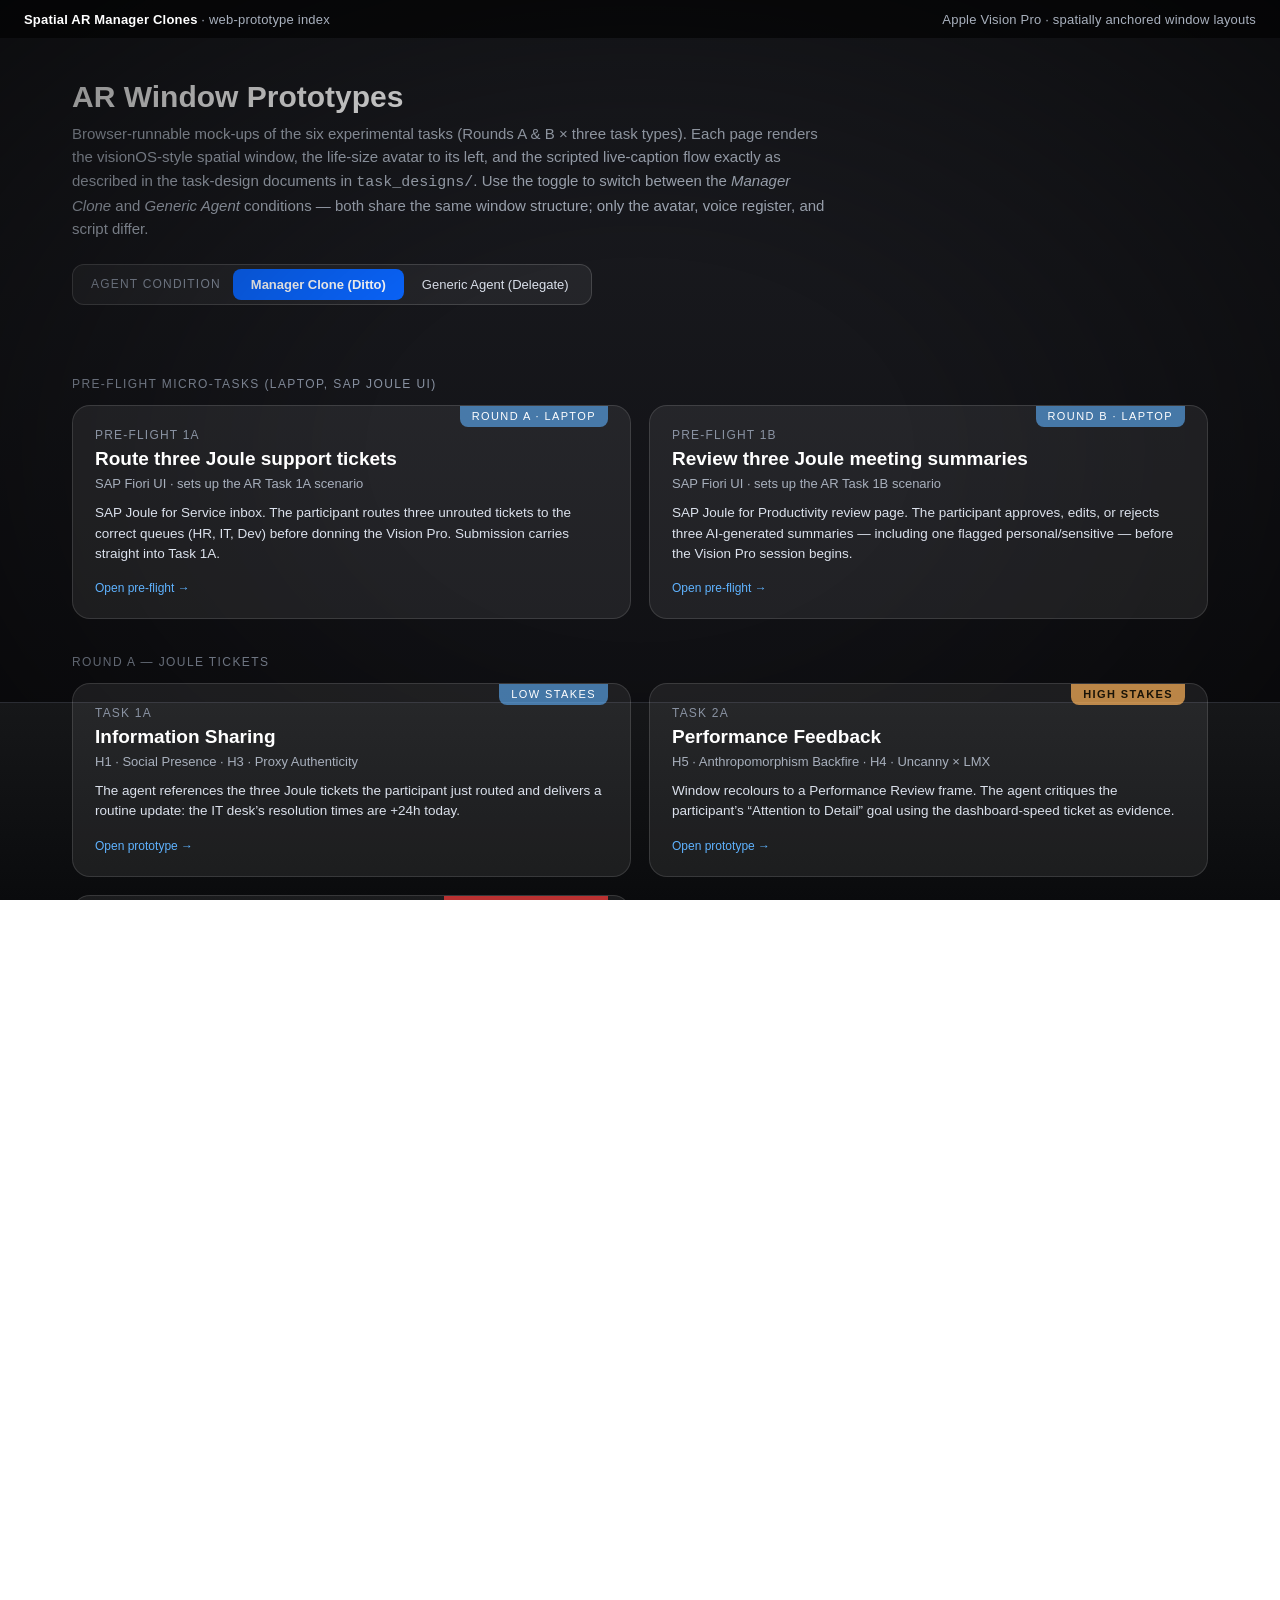
<file: My First AVP CloudXR Client/AVPTaskPrototype/AppleVisionProTaskPrototype/web-prototype/index.html>
<!doctype html>
<html lang="en">
<head>
<meta charset="utf-8" />
<meta name="viewport" content="width=device-width, initial-scale=1" />
<title>Spatial AR Manager Clones — Task Prototypes</title>
<link rel="stylesheet" href="shared/styles.css" />
<style>
  body { overflow: auto; }
  .index-wrap {
    max-width: 1200px;
    margin: 80px auto 40px;
    padding: 0 32px;
  }
  h1 { font-size: 30px; font-weight: 600; margin: 0 0 8px 0; }
  .lede { color: var(--text-muted); font-size: 15px; margin: 0 0 24px 0; max-width: 760px; line-height: 1.55; }
  .agent-toggle {
    display: inline-flex;
    background: rgba(255, 255, 255, 0.06);
    border: 1px solid rgba(255, 255, 255, 0.15);
    border-radius: 12px;
    padding: 4px;
    margin-bottom: 36px;
  }
  .agent-toggle button {
    background: transparent;
    border: none;
    color: var(--text-secondary);
    font: inherit;
    font-size: 13px;
    padding: 8px 18px;
    border-radius: 8px;
    cursor: pointer;
  }
  .agent-toggle button.on { background: var(--accent-blue); color: #fff; font-weight: 600; }
  .agent-toggle .label { color: var(--text-dim); padding: 8px 12px 8px 14px; font-size: 12px; letter-spacing: 1.2px; text-transform: uppercase; }

  .task-grid {
    display: grid;
    grid-template-columns: repeat(2, 1fr);
    gap: 18px;
  }
  @media (max-width: 880px) { .task-grid { grid-template-columns: 1fr; } }

  .task-card {
    display: block;
    background: var(--panel-fill);
    border: 1px solid var(--panel-stroke);
    border-radius: var(--radius-panel);
    padding: 22px;
    color: inherit;
    text-decoration: none;
    transition: transform 120ms ease, background 200ms ease, border-color 200ms ease;
    position: relative;
  }
  .task-card:hover { transform: translateY(-2px); background: rgba(255, 255, 255, 0.10); border-color: rgba(255, 255, 255, 0.25); }
  .task-card .ribbon {
    position: absolute;
    top: 0; right: 22px;
    padding: 4px 12px 5px;
    font-size: 11px;
    letter-spacing: 1.4px;
    text-transform: uppercase;
    border-bottom-left-radius: 8px;
    border-bottom-right-radius: 8px;
    color: #fff;
  }
  .ribbon.low { background: rgba(95, 179, 255, 0.6); }
  .ribbon.high { background: rgba(255, 180, 90, 0.7); color: #1a1408; font-weight: 600; }
  .ribbon.error { background: rgba(255, 59, 59, 0.7); }

  .task-card .tnum { color: var(--text-dim); font-size: 12px; letter-spacing: 1.2px; text-transform: uppercase; margin-bottom: 6px; }
  .task-card h2 { margin: 0 0 6px 0; font-size: 19px; font-weight: 600; }
  .task-card .hyp { color: var(--text-muted); font-size: 13px; margin-bottom: 12px; }
  .task-card p { color: var(--text-secondary); font-size: 13.5px; line-height: 1.5; margin: 0 0 14px 0; }
  .task-card .open { font-size: 12px; color: var(--accent-blue-2); }

  .section-label {
    color: var(--text-dim);
    letter-spacing: 1.4px;
    text-transform: uppercase;
    font-size: 12px;
    margin: 36px 0 14px;
  }

  footer {
    color: var(--text-dim);
    font-size: 12px;
    margin-top: 48px;
    line-height: 1.7;
  }
  footer code { background: rgba(255, 255, 255, 0.08); padding: 1px 6px; border-radius: 4px; }
</style>
</head>
<body>
  <div class="room"><div class="floor"></div></div>
  <div class="study-strip">
    <span><span class="task-tag">Spatial AR Manager Clones</span> · web-prototype index</span>
    <span>Apple Vision Pro · spatially anchored window layouts</span>
  </div>

  <div class="index-wrap">
    <h1>AR Window Prototypes</h1>
    <p class="lede">
      Browser-runnable mock-ups of the six experimental tasks (Rounds A &amp; B × three task types).
      Each page renders the visionOS-style spatial window, the life-size avatar to its left, and the
      scripted live-caption flow exactly as described in the task-design documents in <code>task_designs/</code>.
      Use the toggle to switch between the <em>Manager Clone</em> and <em>Generic Agent</em> conditions —
      both share the same window structure; only the avatar, voice register, and script differ.
    </p>

    <div class="agent-toggle" id="agent-toggle">
      <span class="label">Agent condition</span>
      <button data-agent="clone" class="on">Manager Clone (Ditto)</button>
      <button data-agent="generic">Generic Agent (Delegate)</button>
    </div>

    <div class="section-label">Pre-flight micro-tasks (laptop, SAP Joule UI)</div>
    <div class="task-grid">
      <a class="task-card" href="preflight_1a.html" data-link>
        <div class="ribbon low">Round A · laptop</div>
        <div class="tnum">Pre-flight 1A</div>
        <h2>Route three Joule support tickets</h2>
        <div class="hyp">SAP Fiori UI · sets up the AR Task 1A scenario</div>
        <p>SAP Joule for Service inbox. The participant routes three unrouted tickets to the correct queues (HR, IT, Dev) before donning the Vision Pro. Submission carries straight into Task 1A.</p>
        <span class="open">Open pre-flight →</span>
      </a>
      <a class="task-card" href="preflight_1b.html" data-link>
        <div class="ribbon low">Round B · laptop</div>
        <div class="tnum">Pre-flight 1B</div>
        <h2>Review three Joule meeting summaries</h2>
        <div class="hyp">SAP Fiori UI · sets up the AR Task 1B scenario</div>
        <p>SAP Joule for Productivity review page. The participant approves, edits, or rejects three AI-generated summaries — including one flagged personal/sensitive — before the Vision Pro session begins.</p>
        <span class="open">Open pre-flight →</span>
      </a>
    </div>

    <div class="section-label">Round A — Joule Tickets</div>
    <div class="task-grid">
      <a class="task-card" href="task_1a.html" data-link>
        <div class="ribbon low">Low stakes</div>
        <div class="tnum">Task 1A</div>
        <h2>Information Sharing</h2>
        <div class="hyp">H1 · Social Presence · H3 · Proxy Authenticity</div>
        <p>The agent references the three Joule tickets the participant just routed and delivers a routine update: the IT desk’s resolution times are +24h today.</p>
        <span class="open">Open prototype →</span>
      </a>
      <a class="task-card" href="task_2a.html" data-link>
        <div class="ribbon high">High stakes</div>
        <div class="tnum">Task 2A</div>
        <h2>Performance Feedback</h2>
        <div class="hyp">H5 · Anthropomorphism Backfire · H4 · Uncanny × LMX</div>
        <p>Window recolours to a Performance Review frame. The agent critiques the participant’s
           “Attention to Detail” goal using the dashboard-speed ticket as evidence.</p>
        <span class="open">Open prototype →</span>
      </a>
      <a class="task-card" href="task_3a.html" data-link>
        <div class="ribbon error">Controlled error</div>
        <div class="tnum">Task 3A</div>
        <h2>Advisory · Bulk-Delete</h2>
        <div class="hyp">H6 · Blame Attribution · H8 · Agent × Task</div>
        <p>The agent instructs the participant to bulk-delete all loading-speed tickets. The participant
           must choose to follow or decline. Decision &amp; latency are logged.</p>
        <span class="open">Open prototype →</span>
      </a>
    </div>

    <div class="section-label">Round B — Meeting Summaries</div>
    <div class="task-grid">
      <a class="task-card" href="task_1b.html" data-link>
        <div class="ribbon low">Low stakes</div>
        <div class="tnum">Task 1B</div>
        <h2>Information Sharing</h2>
        <div class="hyp">H1 · H3 — parallel to 1A, content swapped</div>
        <p>The agent references the three meeting summaries the participant just processed and delivers
           a Compliance update: today’s summaries are being archived early for an audit at 16:00.</p>
        <span class="open">Open prototype →</span>
      </a>
      <a class="task-card" href="task_2b.html" data-link>
        <div class="ribbon high">High stakes</div>
        <div class="tnum">Task 2B</div>
        <h2>Performance Feedback</h2>
        <div class="hyp">H5 · H4 — “Quality Standards” + principal-cost cue</div>
        <p>Critique of an approved vendor-sync summary that omitted external commitments. The clone
           script adds the principal-cost line <em>“that lands on me when the vendor calls.”</em></p>
        <span class="open">Open prototype →</span>
      </a>
      <a class="task-card" href="task_3b.html" data-link>
        <div class="ribbon error">Controlled error</div>
        <div class="tnum">Task 3B</div>
        <h2>Advisory · Auto-Approve</h2>
        <div class="hyp">H6 · H8 — error swapped from delete to auto-approve</div>
        <p>The agent instructs the participant to auto-approve every pending summary without reading
           them to beat the audit deadline. Binary follow/decline decision is logged.</p>
        <span class="open">Open prototype →</span>
      </a>
    </div>

    <footer>
      Files: <code>shared/styles.css</code> · <code>shared/avatars.js</code> · <code>shared/app.js</code><br/>
      Each task page reads <code>?agent=clone</code> or <code>?agent=generic</code> from the URL.
      The toggle above appends the same query-string to all task links.
    </footer>
  </div>

  <script>
    // Agent toggle — propagates ?agent= to every task-card link
    const toggle = document.getElementById('agent-toggle');
    let agent = new URLSearchParams(location.search).get('agent') || 'clone';
    function apply() {
      toggle.querySelectorAll('button').forEach(b => b.classList.toggle('on', b.dataset.agent === agent));
      document.querySelectorAll('[data-link]').forEach(a => {
        const u = new URL(a.getAttribute('href'), location.href);
        u.searchParams.set('agent', agent);
        a.setAttribute('href', u.pathname.split('/').pop() + u.search);
      });
    }
    toggle.querySelectorAll('button').forEach(b => b.addEventListener('click', () => {
      agent = b.dataset.agent; apply();
      const u = new URL(location.href); u.searchParams.set('agent', agent);
      history.replaceState(null, '', u.toString());
    }));
    apply();
  </script>
</body>
</html>
</file>
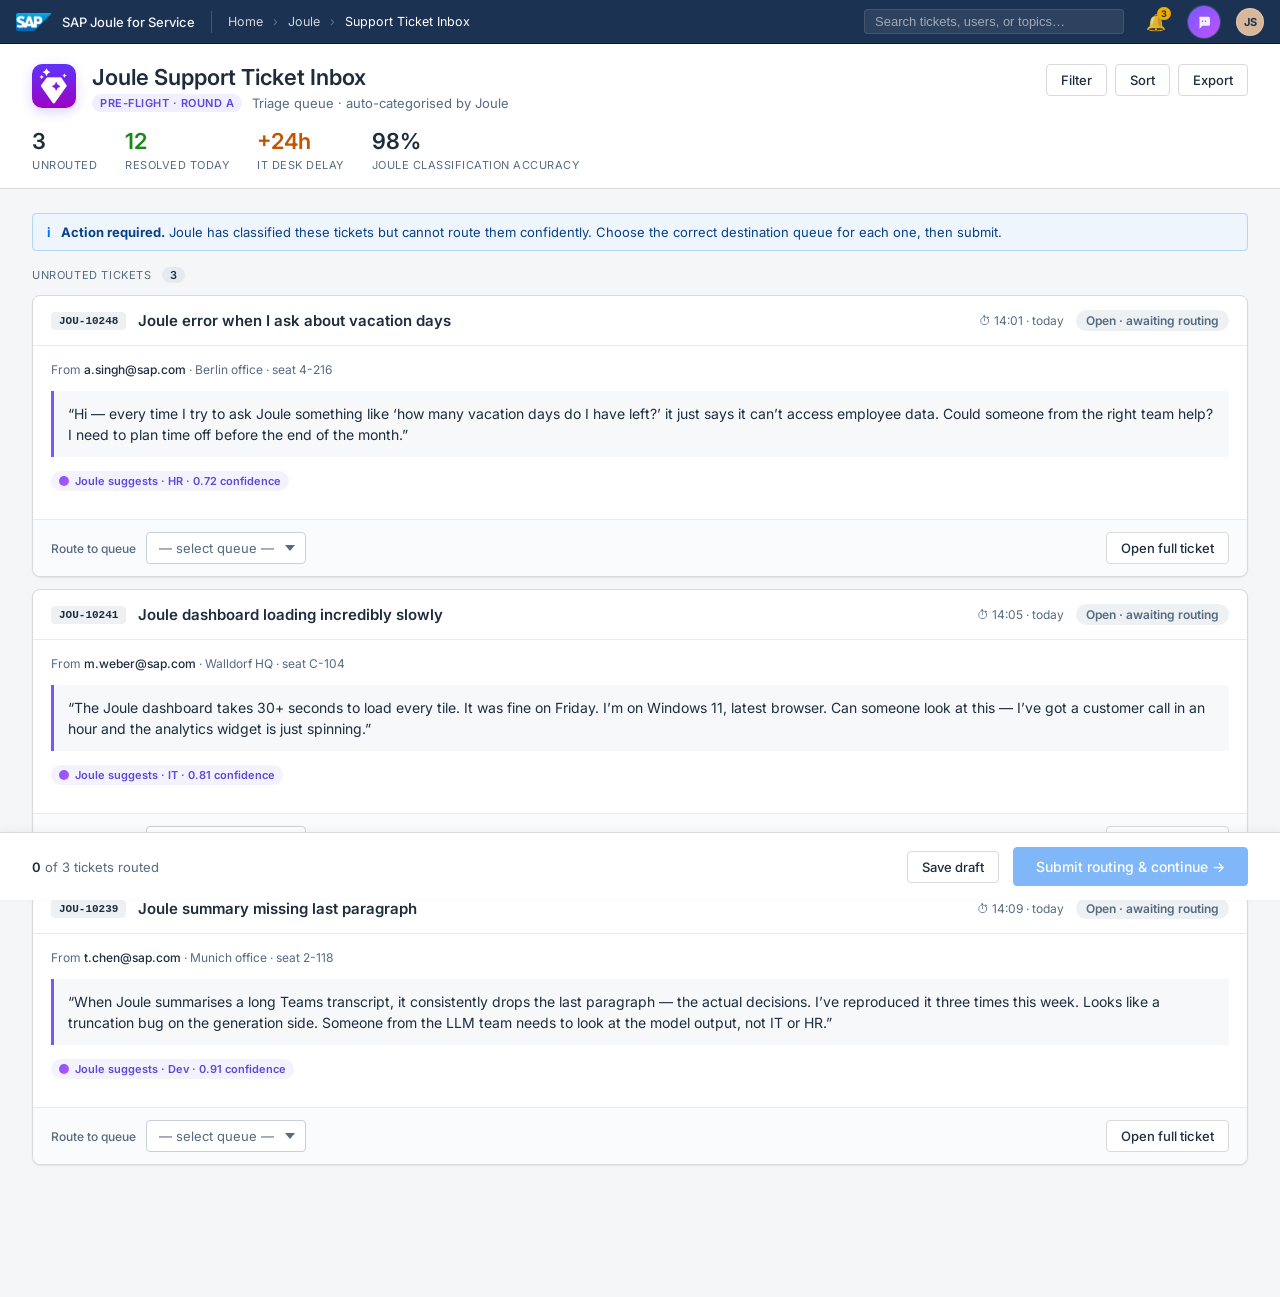
<file: My First AVP CloudXR Client/AVPTaskPrototype/AppleVisionProTaskPrototype/web-prototype/preflight_1a.html>
<!doctype html>
<html lang="en">
<head>
<meta charset="utf-8" />
<meta name="viewport" content="width=device-width, initial-scale=1" />
<title>SAP Joule · Support Ticket Inbox</title>
<link rel="stylesheet" href="shared/sap.css" />
</head>
<body>

  <!-- ============ Shell bar (SAP Fiori top navigation) ============ -->
  <header class="sap-shell">
    <a class="home" href="#">
      <img src="SAP_2011_logo.png" class="logo" alt="SAP" style="background: transparent;" />
      <span class="app-name">SAP Joule for Service</span>
    </a>
    <span class="divider"></span>
    <nav class="breadcrumbs">
      Home <span class="sep">›</span> Joule <span class="sep">›</span>
      <span style="color:#fff">Support Ticket Inbox</span>
    </nav>
    <div class="spacer"></div>
    <input class="search" placeholder="Search tickets, users, or topics…" />
    <span class="shell-btn" title="Notifications">🔔<span class="badge">3</span></span>
    <span class="joule-btn" title="Ask Joule">
      <svg viewBox="0 0 24 24" fill="none" xmlns="http://www.w3.org/2000/svg">
        <path d="M6 5h12a2 2 0 0 1 2 2v8a2 2 0 0 1-2 2H10l-4 4V7a2 2 0 0 1 0-2z" fill="#fff" opacity=".9"/>
        <circle cx="10" cy="11" r="1" fill="#7858ff"/>
        <circle cx="14" cy="11" r="1" fill="#7858ff"/>
      </svg>
    </span>
    <span class="avatar" title="Jan Steinhauser">JS</span>
  </header>

  <!-- ============ Page header (Fiori object page) ============ -->
  <section class="sap-page-header">
    <div class="title-row">
      <img src="Joule.jpeg" class="joule-mark" alt="Joule" style="object-fit: cover;" />
      <div>
        <h1>Joule Support Ticket Inbox</h1>
        <div class="sub">
          <span class="pill">Pre-flight · Round A</span>
          <span>Triage queue · auto-categorised by Joule</span>
        </div>
      </div>
      <div class="spacer"></div>
      <div class="header-actions">
        <button class="sap-btn">Filter</button>
        <button class="sap-btn">Sort</button>
        <button class="sap-btn">Export</button>
      </div>
    </div>

    <div class="sap-kpi-row">
      <div class="sap-kpi"><span class="v">3</span><span class="l">Unrouted</span></div>
      <div class="sap-kpi"><span class="v ok">12</span><span class="l">Resolved today</span></div>
      <div class="sap-kpi"><span class="v warn">+24h</span><span class="l">IT desk delay</span></div>
      <div class="sap-kpi"><span class="v">98%</span><span class="l">Joule classification accuracy</span></div>
    </div>
  </section>

  <!-- ============ Page content ============ -->
  <main class="sap-page-content">

    <div class="notice">
      <span class="icon">i</span>
      <div>
        <strong>Action required.</strong> Joule has classified these tickets but cannot route them
        confidently. Choose the correct destination queue for each one, then submit.
      </div>
    </div>

    <div class="sap-section-label">
      Unrouted tickets <span class="count">3</span>
    </div>

    <!-- ----- Ticket 1: HR ----- -->
    <article class="sap-card" data-ticket="hr" data-correct="HR">
      <header class="sap-card-header">
        <span class="id-chip">JOU-10248</span>
        <span class="title">Joule error when I ask about vacation days</span>
        <span class="spacer"></span>
        <span class="meta">⏱ 14:01 · today</span>
        <span class="status open" data-status>Open · awaiting routing</span>
      </header>
      <div class="sap-card-body">
        <div class="from">From <span class="who">a.singh@sap.com</span> · Berlin office · seat 4-216</div>
        <p class="complaint">
          “Hi — every time I try to ask Joule something like ‘how many vacation days do I have left?’
          it just says it can’t access employee data. Could someone from the right team help? I need
          to plan time off before the end of the month.”
        </p>
        <span class="ai-tag">Joule suggests · HR · 0.72 confidence</span>
      </div>
      <div class="sap-card-actions">
        <span class="label">Route to queue</span>
        <select class="sap-select unset" data-route>
          <option value="">— select queue —</option>
          <option value="HR">HR</option>
          <option value="IT">IT</option>
          <option value="Dev">Dev</option>
          <option value="Finance">Finance</option>
          <option value="Sales Ops">Sales Ops</option>
        </select>
        <span class="spacer"></span>
        <button class="sap-btn">Open full ticket</button>
      </div>
    </article>

    <!-- ----- Ticket 2: IT ----- -->
    <article class="sap-card" data-ticket="it" data-correct="IT">
      <header class="sap-card-header">
        <span class="id-chip">JOU-10241</span>
        <span class="title">Joule dashboard loading incredibly slowly</span>
        <span class="spacer"></span>
        <span class="meta">⏱ 14:05 · today</span>
        <span class="status open" data-status>Open · awaiting routing</span>
      </header>
      <div class="sap-card-body">
        <div class="from">From <span class="who">m.weber@sap.com</span> · Walldorf HQ · seat C-104</div>
        <p class="complaint">
          “The Joule dashboard takes 30+ seconds to load every tile. It was fine on Friday. I’m on
          Windows 11, latest browser. Can someone look at this — I’ve got a customer call in an hour
          and the analytics widget is just spinning.”
        </p>
        <span class="ai-tag">Joule suggests · IT · 0.81 confidence</span>
      </div>
      <div class="sap-card-actions">
        <span class="label">Route to queue</span>
        <select class="sap-select unset" data-route>
          <option value="">— select queue —</option>
          <option value="HR">HR</option>
          <option value="IT">IT</option>
          <option value="Dev">Dev</option>
          <option value="Finance">Finance</option>
          <option value="Sales Ops">Sales Ops</option>
        </select>
        <span class="spacer"></span>
        <button class="sap-btn">Open full ticket</button>
      </div>
    </article>

    <!-- ----- Ticket 3: Dev ----- -->
    <article class="sap-card" data-ticket="dev" data-correct="Dev">
      <header class="sap-card-header">
        <span class="id-chip">JOU-10239</span>
        <span class="title">Joule summary missing last paragraph</span>
        <span class="spacer"></span>
        <span class="meta">⏱ 14:09 · today</span>
        <span class="status open" data-status>Open · awaiting routing</span>
      </header>
      <div class="sap-card-body">
        <div class="from">From <span class="who">t.chen@sap.com</span> · Munich office · seat 2-118</div>
        <p class="complaint">
          “When Joule summarises a long Teams transcript, it consistently drops the last paragraph —
          the actual decisions. I’ve reproduced it three times this week. Looks like a truncation bug
          on the generation side. Someone from the LLM team needs to look at the model output, not
          IT or HR.”
        </p>
        <span class="ai-tag">Joule suggests · Dev · 0.91 confidence</span>
      </div>
      <div class="sap-card-actions">
        <span class="label">Route to queue</span>
        <select class="sap-select unset" data-route>
          <option value="">— select queue —</option>
          <option value="HR">HR</option>
          <option value="IT">IT</option>
          <option value="Dev">Dev</option>
          <option value="Finance">Finance</option>
          <option value="Sales Ops">Sales Ops</option>
        </select>
        <span class="spacer"></span>
        <button class="sap-btn">Open full ticket</button>
      </div>
    </article>

  </main>

  <!-- ============ Sticky submit footer ============ -->
  <footer class="sap-footer-bar">
    <div class="progress">
      <strong id="progress-count">0</strong> of 3 tickets routed
    </div>
    <div class="spacer"></div>
    <button class="sap-btn">Save draft</button>
    <button class="sap-btn primary lg" id="submit-btn" disabled>
      Submit routing &amp; continue →
    </button>
  </footer>

  <script>
    // -------- Routing progress & submit gating --------
    const cards = document.querySelectorAll('.sap-card[data-ticket]');
    const progress = document.getElementById('progress-count');
    const submitBtn = document.getElementById('submit-btn');

    function refresh() {
      let routed = 0;
      cards.forEach(card => {
        const sel = card.querySelector('[data-route]');
        const status = card.querySelector('[data-status]');
        if (sel.value) {
          routed++;
          sel.classList.remove('unset');
          card.classList.add('routed');
          status.className = 'status routed';
          status.textContent = `Routed · ${sel.value}`;
        } else {
          card.classList.remove('routed');
          sel.classList.add('unset');
          status.className = 'status open';
          status.textContent = 'Open · awaiting routing';
        }
      });
      progress.textContent = routed;
      submitBtn.disabled = routed < cards.length;
    }
    cards.forEach(card => card.querySelector('[data-route]').addEventListener('change', refresh));
    refresh();

    // -------- Submit → record decisions and continue to Vision Pro task --------
    submitBtn.addEventListener('click', () => {
      const decisions = {};
      cards.forEach(card => {
        decisions[card.dataset.ticket] = card.querySelector('[data-route]').value;
      });
      // Persist for the AR task page to read back
      try { sessionStorage.setItem('preflight_1a', JSON.stringify({
        decisions, submittedAt: new Date().toISOString()
      })); } catch (e) {}

      // Carry agent condition through the flow
      const agent = new URLSearchParams(location.search).get('agent') || 'clone';
      location.href = `task_1a.html?agent=${agent}`;
    });
  </script>
</body>
</html>
</file>
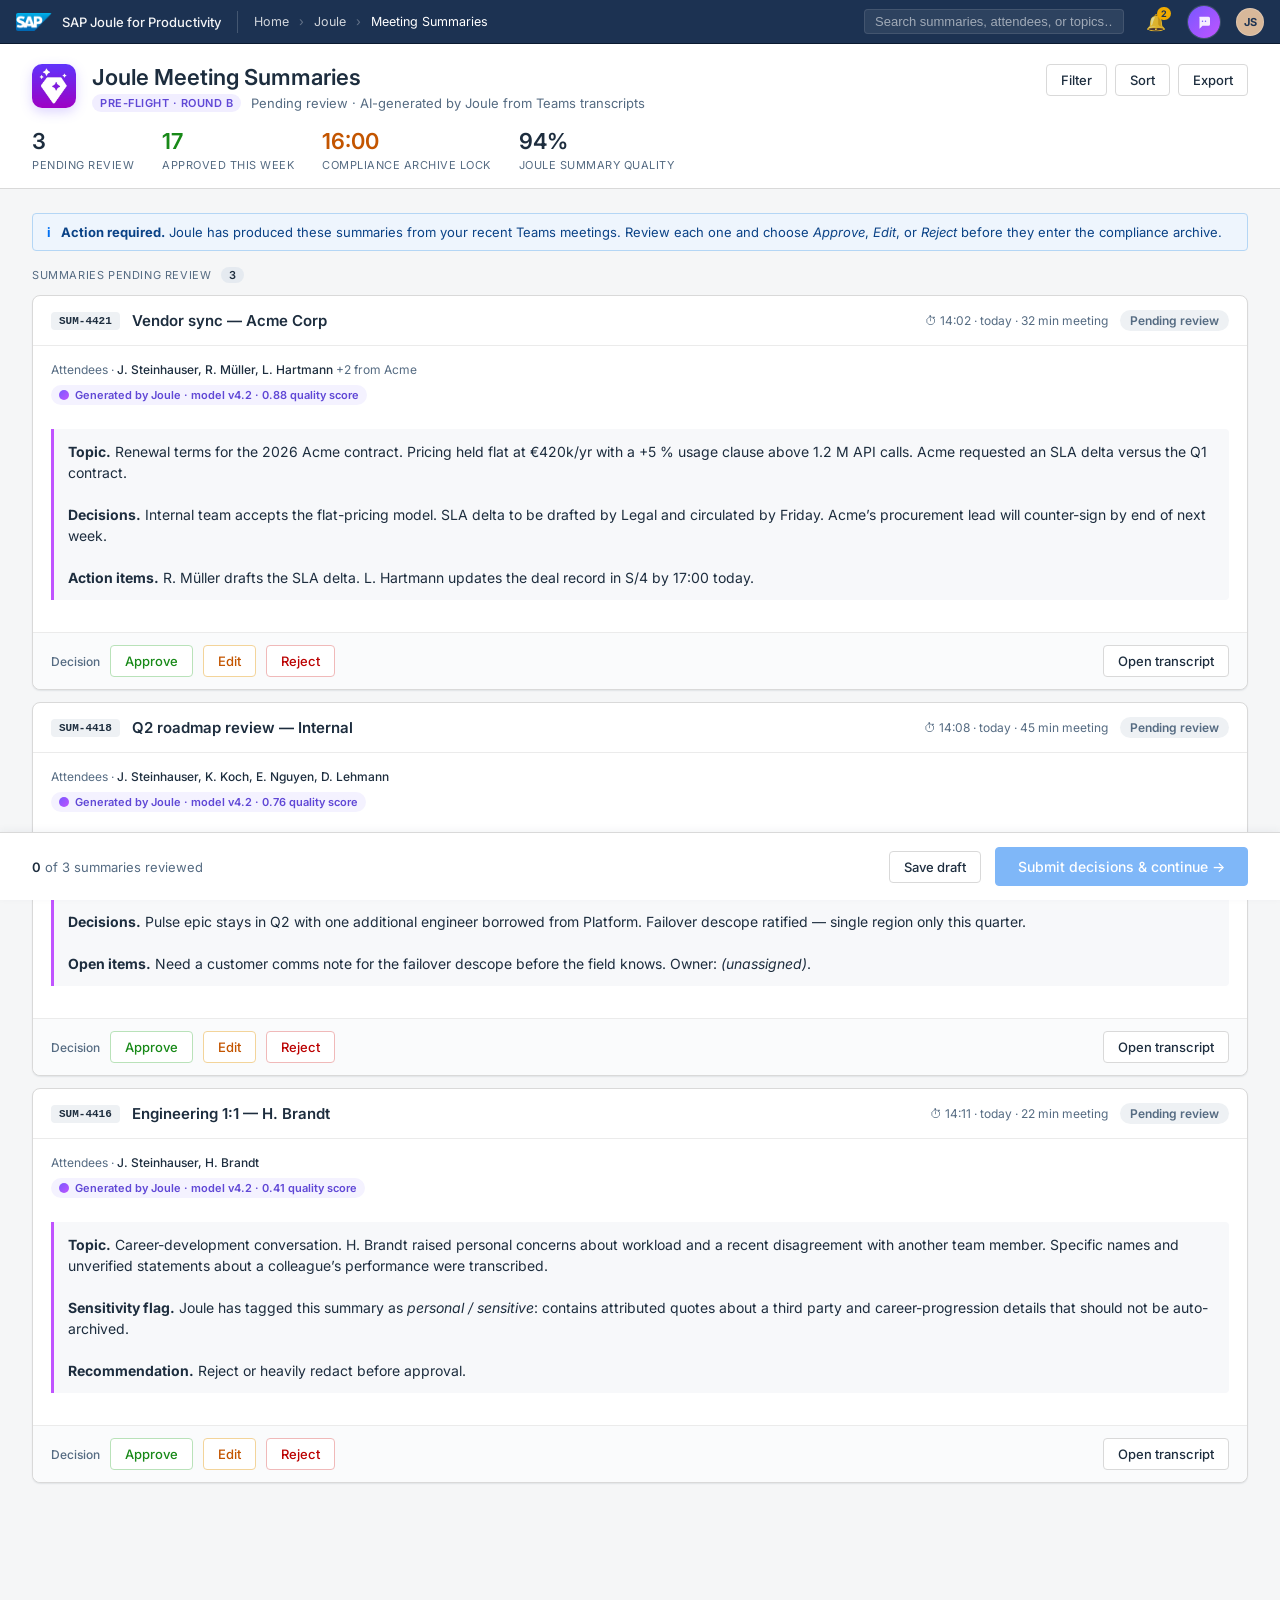
<file: My First AVP CloudXR Client/AVPTaskPrototype/AppleVisionProTaskPrototype/web-prototype/preflight_1b.html>
<!doctype html>
<html lang="en">
<head>
<meta charset="utf-8" />
<meta name="viewport" content="width=device-width, initial-scale=1" />
<title>SAP Joule · Meeting Summaries</title>
<link rel="stylesheet" href="shared/sap.css" />
</head>
<body>

  <!-- ============ Shell bar ============ -->
  <header class="sap-shell">
    <a class="home" href="#">
      <img src="SAP_2011_logo.png" class="logo" alt="SAP" style="background: transparent;" />
      <span class="app-name">SAP Joule for Productivity</span>
    </a>
    <span class="divider"></span>
    <nav class="breadcrumbs">
      Home <span class="sep">›</span> Joule <span class="sep">›</span>
      <span style="color:#fff">Meeting Summaries</span>
    </nav>
    <div class="spacer"></div>
    <input class="search" placeholder="Search summaries, attendees, or topics…" />
    <span class="shell-btn" title="Notifications">🔔<span class="badge">2</span></span>
    <span class="joule-btn" title="Ask Joule">
      <svg viewBox="0 0 24 24" fill="none" xmlns="http://www.w3.org/2000/svg">
        <path d="M6 5h12a2 2 0 0 1 2 2v8a2 2 0 0 1-2 2H10l-4 4V7a2 2 0 0 1 0-2z" fill="#fff" opacity=".9"/>
        <circle cx="10" cy="11" r="1" fill="#7858ff"/>
        <circle cx="14" cy="11" r="1" fill="#7858ff"/>
      </svg>
    </span>
    <span class="avatar" title="Jan Steinhauser">JS</span>
  </header>

  <!-- ============ Page header ============ -->
  <section class="sap-page-header">
    <div class="title-row">
      <img src="Joule.jpeg" class="joule-mark" alt="Joule" style="object-fit: cover;" />
      <div>
        <h1>Joule Meeting Summaries</h1>
        <div class="sub">
          <span class="pill">Pre-flight · Round B</span>
          <span>Pending review · AI-generated by Joule from Teams transcripts</span>
        </div>
      </div>
      <div class="spacer"></div>
      <div class="header-actions">
        <button class="sap-btn">Filter</button>
        <button class="sap-btn">Sort</button>
        <button class="sap-btn">Export</button>
      </div>
    </div>

    <div class="sap-kpi-row">
      <div class="sap-kpi"><span class="v">3</span><span class="l">Pending review</span></div>
      <div class="sap-kpi"><span class="v ok">17</span><span class="l">Approved this week</span></div>
      <div class="sap-kpi"><span class="v warn">16:00</span><span class="l">Compliance archive lock</span></div>
      <div class="sap-kpi"><span class="v">94%</span><span class="l">Joule summary quality</span></div>
    </div>
  </section>

  <!-- ============ Page content ============ -->
  <main class="sap-page-content">

    <div class="notice">
      <span class="icon">i</span>
      <div>
        <strong>Action required.</strong> Joule has produced these summaries from your recent
        Teams meetings. Review each one and choose <em>Approve</em>, <em>Edit</em>, or <em>Reject</em>
        before they enter the compliance archive.
      </div>
    </div>

    <div class="sap-section-label">
      Summaries pending review <span class="count">3</span>
    </div>

    <!-- ----- Summary 1: Vendor sync — Acme Corp ----- -->
    <article class="sap-card" data-summary="s1">
      <header class="sap-card-header">
        <span class="id-chip">SUM-4421</span>
        <span class="title">Vendor sync — Acme Corp</span>
        <span class="spacer"></span>
        <span class="meta">⏱ 14:02 · today · 32 min meeting</span>
        <span class="status open" data-status>Pending review</span>
      </header>
      <div class="sap-card-body">
        <div class="from">
          Attendees · <span class="who">J. Steinhauser, R. Müller, L. Hartmann</span> +2 from Acme
        </div>
        <span class="ai-tag">Generated by Joule · model v4.2 · 0.88 quality score</span>
        <p class="complaint" style="border-left-color: #c054ff;">
          <strong>Topic.</strong> Renewal terms for the 2026 Acme contract. Pricing held flat at
          €420k/yr with a +5 % usage clause above 1.2 M API calls. Acme requested an SLA delta
          versus the Q1 contract.<br/><br/>
          <strong>Decisions.</strong> Internal team accepts the flat-pricing model. SLA delta to be
          drafted by Legal and circulated by Friday. Acme’s procurement lead will counter-sign by
          end of next week.<br/><br/>
          <strong>Action items.</strong> R. Müller drafts the SLA delta. L. Hartmann updates the
          deal record in S/4 by 17:00 today.
        </p>
      </div>
      <div class="sap-card-actions">
        <span class="label">Decision</span>
        <div class="row" data-decision-group>
          <button class="sap-btn positive" data-decision="Approve">Approve</button>
          <button class="sap-btn warning"  data-decision="Edit">Edit</button>
          <button class="sap-btn negative" data-decision="Reject">Reject</button>
        </div>
        <span class="spacer"></span>
        <button class="sap-btn">Open transcript</button>
      </div>
    </article>

    <!-- ----- Summary 2: Q2 roadmap review ----- -->
    <article class="sap-card" data-summary="s2">
      <header class="sap-card-header">
        <span class="id-chip">SUM-4418</span>
        <span class="title">Q2 roadmap review — Internal</span>
        <span class="spacer"></span>
        <span class="meta">⏱ 14:08 · today · 45 min meeting</span>
        <span class="status open" data-status>Pending review</span>
      </header>
      <div class="sap-card-body">
        <div class="from">
          Attendees · <span class="who">J. Steinhauser, K. Koch, E. Nguyen, D. Lehmann</span>
        </div>
        <span class="ai-tag">Generated by Joule · model v4.2 · 0.76 quality score</span>
        <p class="complaint" style="border-left-color: #c054ff;">
          <strong>Topic.</strong> Slip risk on the Q2 roadmap. Two of seven epics flagged amber
          (Pulse instrumentation, multi-region failover). The team agreed to descope the failover
          pilot to a single replica region to protect the GA date.<br/><br/>
          <strong>Decisions.</strong> Pulse epic stays in Q2 with one additional engineer borrowed
          from Platform. Failover descope ratified — single region only this quarter.<br/><br/>
          <strong>Open items.</strong> Need a customer comms note for the failover descope before
          the field knows. Owner: <em>(unassigned)</em>.
        </p>
      </div>
      <div class="sap-card-actions">
        <span class="label">Decision</span>
        <div class="row" data-decision-group>
          <button class="sap-btn positive" data-decision="Approve">Approve</button>
          <button class="sap-btn warning"  data-decision="Edit">Edit</button>
          <button class="sap-btn negative" data-decision="Reject">Reject</button>
        </div>
        <span class="spacer"></span>
        <button class="sap-btn">Open transcript</button>
      </div>
    </article>

    <!-- ----- Summary 3: Engineering 1:1 ----- -->
    <article class="sap-card" data-summary="s3">
      <header class="sap-card-header">
        <span class="id-chip">SUM-4416</span>
        <span class="title">Engineering 1:1 — H. Brandt</span>
        <span class="spacer"></span>
        <span class="meta">⏱ 14:11 · today · 22 min meeting</span>
        <span class="status open" data-status>Pending review</span>
      </header>
      <div class="sap-card-body">
        <div class="from">
          Attendees · <span class="who">J. Steinhauser, H. Brandt</span>
        </div>
        <span class="ai-tag">Generated by Joule · model v4.2 · 0.41 quality score</span>
        <p class="complaint" style="border-left-color: #c054ff;">
          <strong>Topic.</strong> Career-development conversation. H. Brandt raised personal
          concerns about workload and a recent disagreement with another team member. Specific
          names and unverified statements about a colleague’s performance were transcribed.<br/><br/>
          <strong>Sensitivity flag.</strong> Joule has tagged this summary as
          <em>personal / sensitive</em>: contains attributed quotes about a third party and
          career-progression details that should not be auto-archived.<br/><br/>
          <strong>Recommendation.</strong> Reject or heavily redact before approval.
        </p>
      </div>
      <div class="sap-card-actions">
        <span class="label">Decision</span>
        <div class="row" data-decision-group>
          <button class="sap-btn positive" data-decision="Approve">Approve</button>
          <button class="sap-btn warning"  data-decision="Edit">Edit</button>
          <button class="sap-btn negative" data-decision="Reject">Reject</button>
        </div>
        <span class="spacer"></span>
        <button class="sap-btn">Open transcript</button>
      </div>
    </article>

  </main>

  <!-- ============ Edit modal ============ -->
  <div class="sap-modal-overlay" id="modal">
    <div class="sap-modal">
      <div class="sap-modal-header">
        <h2 id="modal-title">Edit summary</h2>
        <button class="close" data-close>×</button>
      </div>
      <div class="sap-modal-body">
        <label for="modal-text">Summary text — your edits will replace Joule’s draft</label>
        <textarea id="modal-text"></textarea>
      </div>
      <div class="sap-modal-footer">
        <button class="sap-btn" data-close>Cancel</button>
        <button class="sap-btn primary" id="modal-save">Save &amp; mark as edited</button>
      </div>
    </div>
  </div>

  <!-- ============ Sticky submit footer ============ -->
  <footer class="sap-footer-bar">
    <div class="progress">
      <strong id="progress-count">0</strong> of 3 summaries reviewed
    </div>
    <div class="spacer"></div>
    <button class="sap-btn">Save draft</button>
    <button class="sap-btn primary lg" id="submit-btn" disabled>
      Submit decisions &amp; continue →
    </button>
  </footer>

  <script>
    // -------- Per-card decision state --------
    const cards = document.querySelectorAll('.sap-card[data-summary]');
    const decisions = {};   // { s1: 'Approve' | 'Edit' | 'Reject' }
    const editedText = {};

    const progress = document.getElementById('progress-count');
    const submitBtn = document.getElementById('submit-btn');

    function refresh() {
      const made = Object.keys(decisions).length;
      progress.textContent = made;
      submitBtn.disabled = made < cards.length;
    }

    function setDecision(card, decision) {
      const key = card.dataset.summary;
      decisions[key] = decision;

      // visual state on card
      card.classList.remove('approved', 'edited', 'rejected');
      const status = card.querySelector('[data-status]');
      if (decision === 'Approve') {
        card.classList.add('approved');
        status.className = 'status approve';
        status.textContent = 'Approved';
      } else if (decision === 'Edit') {
        card.classList.add('edited');
        status.className = 'status edit';
        status.textContent = 'Edited & approved';
      } else {
        card.classList.add('rejected');
        status.className = 'status reject';
        status.textContent = 'Rejected';
      }

      // toggle button "on" state
      card.querySelectorAll('[data-decision]').forEach(b => {
        b.classList.toggle('on', b.dataset.decision === decision);
      });
      refresh();
    }

    cards.forEach(card => {
      card.querySelectorAll('[data-decision]').forEach(btn => {
        btn.addEventListener('click', () => {
          const decision = btn.dataset.decision;
          if (decision === 'Edit') openEditModal(card);
          else setDecision(card, decision);
        });
      });
    });

    // -------- Edit modal --------
    const modal = document.getElementById('modal');
    const modalText = document.getElementById('modal-text');
    const modalTitle = document.getElementById('modal-title');
    let activeCard = null;

    function openEditModal(card) {
      activeCard = card;
      modalTitle.textContent =
        `Edit summary · ${card.querySelector('.id-chip').textContent}`;
      modalText.value = card.querySelector('.complaint').innerText.trim();
      modal.classList.add('active');
      setTimeout(() => modalText.focus(), 10);
    }
    function closeModal() { modal.classList.remove('active'); activeCard = null; }
    modal.querySelectorAll('[data-close]').forEach(b => b.addEventListener('click', closeModal));
    modal.addEventListener('click', e => { if (e.target === modal) closeModal(); });

    document.getElementById('modal-save').addEventListener('click', () => {
      if (!activeCard) return;
      editedText[activeCard.dataset.summary] = modalText.value;
      setDecision(activeCard, 'Edit');
      closeModal();
    });

    // -------- Submit --------
    submitBtn.addEventListener('click', () => {
      try { sessionStorage.setItem('preflight_1b', JSON.stringify({
        decisions, editedText, submittedAt: new Date().toISOString()
      })); } catch (e) {}
      const agent = new URLSearchParams(location.search).get('agent') || 'clone';
      location.href = `task_1b.html?agent=${agent}`;
    });
  </script>
</body>
</html>
</file>
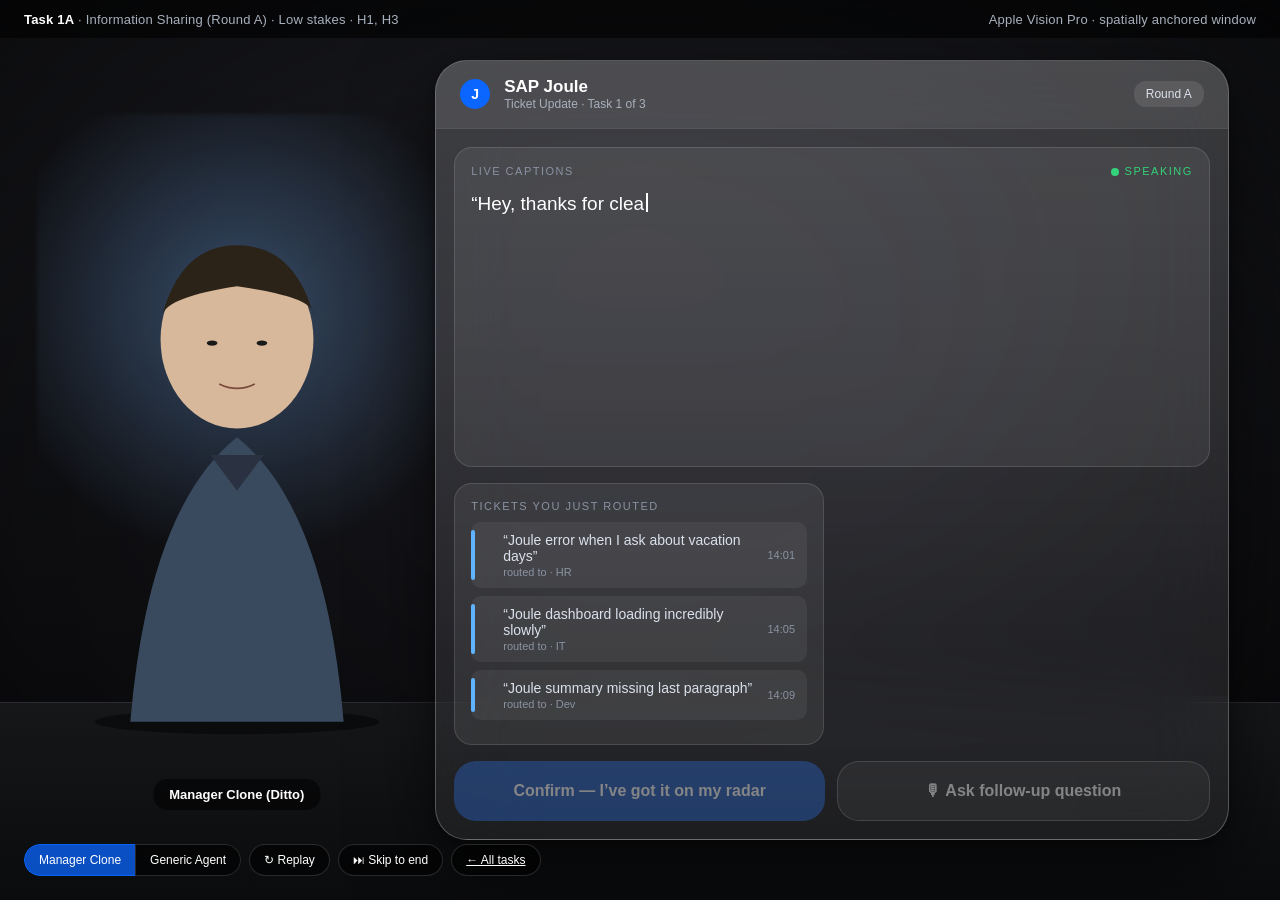
<file: My First AVP CloudXR Client/AVPTaskPrototype/AppleVisionProTaskPrototype/web-prototype/task_1a.html>
<!doctype html>
<html lang="en">
<head>
<meta charset="utf-8" />
<meta name="viewport" content="width=device-width, initial-scale=1" />
<title>Task 1A — Information Sharing (Round A · Joule Tickets)</title>
<link rel="stylesheet" href="shared/styles.css" />
</head>
<body>

  <!-- Physical room behind the AR window -->
  <div class="room">
    <div class="floor"></div>
    <div class="desk"></div>
  </div>

  <!-- Debug/study title strip -->
  <div class="study-strip">
    <span><span class="task-tag">Task 1A</span> · Information Sharing (Round A) · Low stakes · H1, H3</span>
    <span>Apple Vision Pro · spatially anchored window</span>
  </div>

  <!-- AR avatar, life-size, outside-and-left of the window -->
  <div class="avatar" id="avatar"></div>

  <!-- The Vision Pro window -->
  <section class="window">
    <header class="window-header">
      <div class="app-glyph">J</div>
      <div class="app-titleline">
        <div class="title">SAP Joule</div>
        <div class="subtitle">Ticket Update · Task 1 of 3</div>
      </div>
      <div class="header-spacer"></div>
      <div class="round-badge">Round A</div>
    </header>

    <div class="window-body layout-1">

      <!-- Transcript pane (60% of window height per design doc) -->
      <div class="panel area-transcript transcript">
        <div class="panel-label">
          Live captions
          <span class="right"><span class="dot-pulse"></span>speaking</span>
        </div>
        <div class="body" aria-live="polite"></div>
      </div>

      <!-- Context card: three tickets the participant just routed -->
      <div class="panel area-context">
        <div class="panel-label">Tickets you just routed</div>
        <div class="context-list">
          <div class="context-row" id="ticket-hr">
            <div></div>
            <div>
              <div class="row-main">“Joule error when I ask about vacation days”</div>
              <div class="row-sub">routed to · HR</div>
            </div>
            <div class="row-meta">14:01</div>
          </div>
          <div class="context-row" id="ticket-it">
            <div></div>
            <div>
              <div class="row-main">“Joule dashboard loading incredibly slowly”</div>
              <div class="row-sub">routed to · IT</div>
            </div>
            <div class="row-meta">14:05</div>
          </div>
          <div class="context-row" id="ticket-dev">
            <div></div>
            <div>
              <div class="row-main">“Joule summary missing last paragraph”</div>
              <div class="row-sub">routed to · Dev</div>
            </div>
            <div class="row-meta">14:09</div>
          </div>
        </div>
      </div>

      <!-- System status panel (animates in when the agent mentions the 24h delay) -->
      <div class="panel warm area-status" id="status-panel" style="opacity: 0; transform: translateY(8px);">
        <div class="panel-label">System status</div>
        <div class="status-headline"><span class="dot"></span> IT Service Desk</div>
        <div class="status-detail">System update in progress.<br/>Resolution times:</div>
        <div class="status-big">+24 hours</div>
        <div class="status-foot">today only</div>
      </div>

      <!-- Footer: two pinch-tap buttons -->
      <div class="area-footer footer-bar">
        <button class="btn gated" id="confirm-btn" disabled aria-disabled="true">
          Confirm — I’ve got it on my radar
        </button>
        <button class="btn secondary gated" id="followup-btn" disabled aria-disabled="true">
          🎙 Ask follow-up question
        </button>
      </div>
    </div>
  </section>

  <!-- Confirmation overlay -->
  <div class="overlay" id="overlay"></div>

  <!-- Experimenter controls (not seen in real AR session) -->
  <div class="exp-controls">
    <div class="group">
      <button class="pill" data-agent="clone">Manager Clone</button>
      <button class="pill" data-agent="generic">Generic Agent</button>
    </div>
    <button class="pill" data-action="replay">↻ Replay</button>
    <button class="pill" data-action="skip">⏭ Skip to end</button>
    <a class="pill" href="index.html">← All tasks</a>
  </div>

  <script src="shared/avatars.js"></script>
  <script src="shared/app.js"></script>
  <script>
    // Mount the avatar according to ?agent=
    mountAvatar(document.getElementById('avatar'));

    // The two parallel scripts
    const scripts = {
      clone:
        "“Hey, thanks for clearing out those Joule support tickets so quickly. " +
        "Just a quick update on that front: the IT service desk is running a major " +
        "system update today, so their ticket resolution times will be about " +
        "[k:24 hours slower] than usual. I just need you to confirm you’ve got " +
        "that on your radar.”",
      generic:
        "“Hello. Receipt of the routed Joule support tickets is confirmed. " +
        "Please be advised that the IT service desk is conducting a system update " +
        "today. Ticket resolution times will experience a [k:24-hour delay]. " +
        "Please confirm your awareness of this timeline.”"
    };

    Runtime.init({
      scriptByAgent: scripts,
      cues: [
        // Highlight each ticket in turn during the first sentence
        { at:  600, fn: () => highlightRow('#ticket-hr')  },
        { at: 1600, fn: () => highlightRow('#ticket-it')  },
        { at: 2600, fn: () => highlightRow('#ticket-dev') },
        // System-status panel animates in when "24 hours" is mentioned
        { at: 5200, fn: () => revealPanel('#status-panel') }
      ]
    });

    // Button handlers
    document.getElementById('confirm-btn').addEventListener('click', () => {
      showModal(`
        <h2>On your radar ✓</h2>
        <p>Acknowledged. Moving on to the next task.</p>
        <div class="actions">
          <button class="btn" data-modal="confirm">Continue</button>
        </div>
      `, () => { /* would advance to Task 2A */ });
    });
    document.getElementById('followup-btn').addEventListener('click', () => {
      showModal(`
        <h2>🎙 Listening…</h2>
        <p>Microphone opens for a free-speech follow-up question.</p>
        <div class="actions">
          <button class="btn secondary" data-modal="cancel">Cancel</button>
        </div>
      `);
    });
  </script>

</body>
</html>
</file>
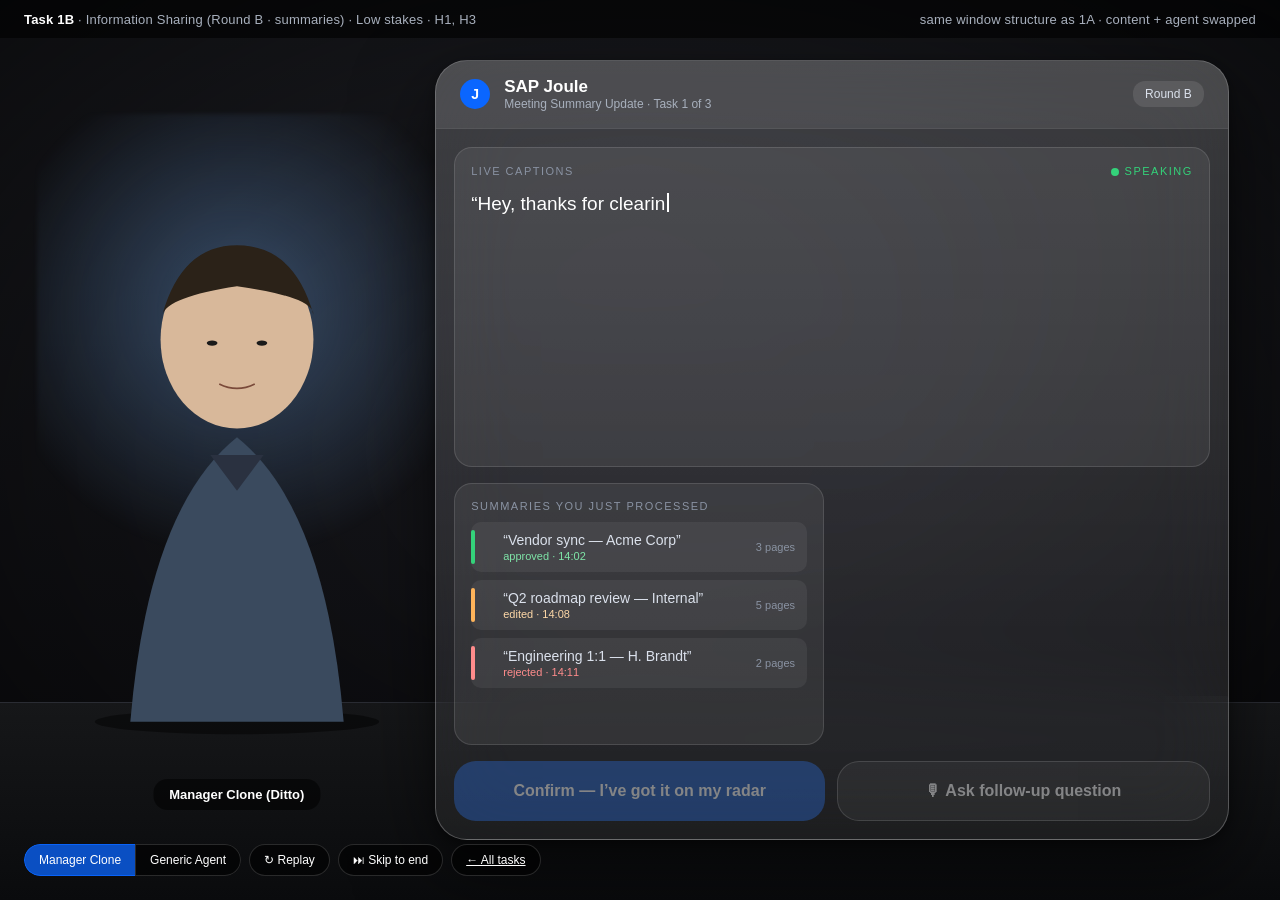
<file: My First AVP CloudXR Client/AVPTaskPrototype/AppleVisionProTaskPrototype/web-prototype/task_1b.html>
<!doctype html>
<html lang="en">
<head>
<meta charset="utf-8" />
<meta name="viewport" content="width=device-width, initial-scale=1" />
<title>Task 1B — Information Sharing (Round B · Meeting Summaries)</title>
<link rel="stylesheet" href="shared/styles.css" />
</head>
<body>

  <div class="room">
    <div class="floor"></div>
    <div class="desk"></div>
  </div>

  <div class="study-strip">
    <span><span class="task-tag">Task 1B</span> · Information Sharing (Round B · summaries) · Low stakes · H1, H3</span>
    <span>same window structure as 1A · content + agent swapped</span>
  </div>

  <div class="avatar" id="avatar"></div>

  <section class="window">
    <header class="window-header">
      <div class="app-glyph">J</div>
      <div class="app-titleline">
        <div class="title">SAP Joule</div>
        <div class="subtitle">Meeting Summary Update · Task 1 of 3</div>
      </div>
      <div class="header-spacer"></div>
      <div class="round-badge">Round B</div>
    </header>

    <div class="window-body layout-1">

      <div class="panel area-transcript transcript">
        <div class="panel-label">
          Live captions
          <span class="right"><span class="dot-pulse"></span>speaking</span>
        </div>
        <div class="body" aria-live="polite"></div>
      </div>

      <!-- Three meeting summaries the participant just processed -->
      <div class="panel area-context">
        <div class="panel-label">Summaries you just processed</div>
        <div class="context-list">
          <div class="context-row green" id="sum-1">
            <div></div>
            <div>
              <div class="row-main">“Vendor sync — Acme Corp”</div>
              <div class="row-sub" style="color: var(--accent-green-2);">approved · 14:02</div>
            </div>
            <div class="row-meta">3 pages</div>
          </div>
          <div class="context-row amber" id="sum-2">
            <div></div>
            <div>
              <div class="row-main">“Q2 roadmap review — Internal”</div>
              <div class="row-sub" style="color: var(--accent-amber-2);">edited · 14:08</div>
            </div>
            <div class="row-meta">5 pages</div>
          </div>
          <div class="context-row red" id="sum-3">
            <div></div>
            <div>
              <div class="row-main">“Engineering 1:1 — H. Brandt”</div>
              <div class="row-sub" style="color: var(--accent-red-2);">rejected · 14:11</div>
            </div>
            <div class="row-meta">2 pages</div>
          </div>
        </div>
      </div>

      <!-- Compliance status panel -->
      <div class="panel info area-status" id="status-panel" style="opacity: 0; transform: translateY(8px);">
        <div class="panel-label">Compliance status</div>
        <div class="status-headline info"><span class="dot"></span> Early audit archival</div>
        <div class="status-detail">All summaries lock at:</div>
        <div class="status-big info">16:00</div>
        <div class="status-foot">today only</div>
      </div>

      <div class="area-footer footer-bar">
        <button class="btn gated" id="confirm-btn" disabled aria-disabled="true">
          Confirm — I’ve got it on my radar
        </button>
        <button class="btn secondary gated" id="followup-btn" disabled aria-disabled="true">
          🎙 Ask follow-up question
        </button>
      </div>
    </div>
  </section>

  <div class="overlay" id="overlay"></div>

  <div class="exp-controls">
    <div class="group">
      <button class="pill" data-agent="clone">Manager Clone</button>
      <button class="pill" data-agent="generic">Generic Agent</button>
    </div>
    <button class="pill" data-action="replay">↻ Replay</button>
    <button class="pill" data-action="skip">⏭ Skip to end</button>
    <a class="pill" href="index.html">← All tasks</a>
  </div>

  <script src="shared/avatars.js"></script>
  <script src="shared/app.js"></script>
  <script>
    mountAvatar(document.getElementById('avatar'));

    const scripts = {
      clone:
        "“Hey, thanks for clearing those Joule meeting summaries so quickly. " +
        "Just a quick heads-up: Compliance is pulling an early audit today, so " +
        "they’ll be archiving all of today’s summaries by [k:4 PM] instead of " +
        "end of day. I just need you to confirm you’ve got that on your radar.”",
      generic:
        "“Hello. Receipt of the processed Joule meeting summaries is confirmed. " +
        "Please be advised that the Compliance team is conducting an early " +
        "audit archival today. All summaries will be archived by [k:16:00] " +
        "instead of end of day. Please confirm your awareness of this timeline.”"
    };

    Runtime.init({
      scriptByAgent: scripts,
      cues: [
        { at:  600, fn: () => highlightRow('#sum-1') },
        { at: 1600, fn: () => highlightRow('#sum-2') },
        { at: 2600, fn: () => highlightRow('#sum-3') },
        { at: 5000, fn: () => revealPanel('#status-panel') }
      ]
    });

    document.getElementById('confirm-btn').addEventListener('click', () => {
      showModal(`
        <h2>On your radar ✓</h2>
        <p>Acknowledged. Moving on to the next task.</p>
        <div class="actions">
          <button class="btn" data-modal="confirm">Continue</button>
        </div>
      `);
    });
    document.getElementById('followup-btn').addEventListener('click', () => {
      showModal(`
        <h2>🎙 Listening…</h2>
        <p>Microphone opens for a free-speech follow-up question.</p>
        <div class="actions">
          <button class="btn secondary" data-modal="cancel">Cancel</button>
        </div>
      `);
    });
  </script>

</body>
</html>
</file>
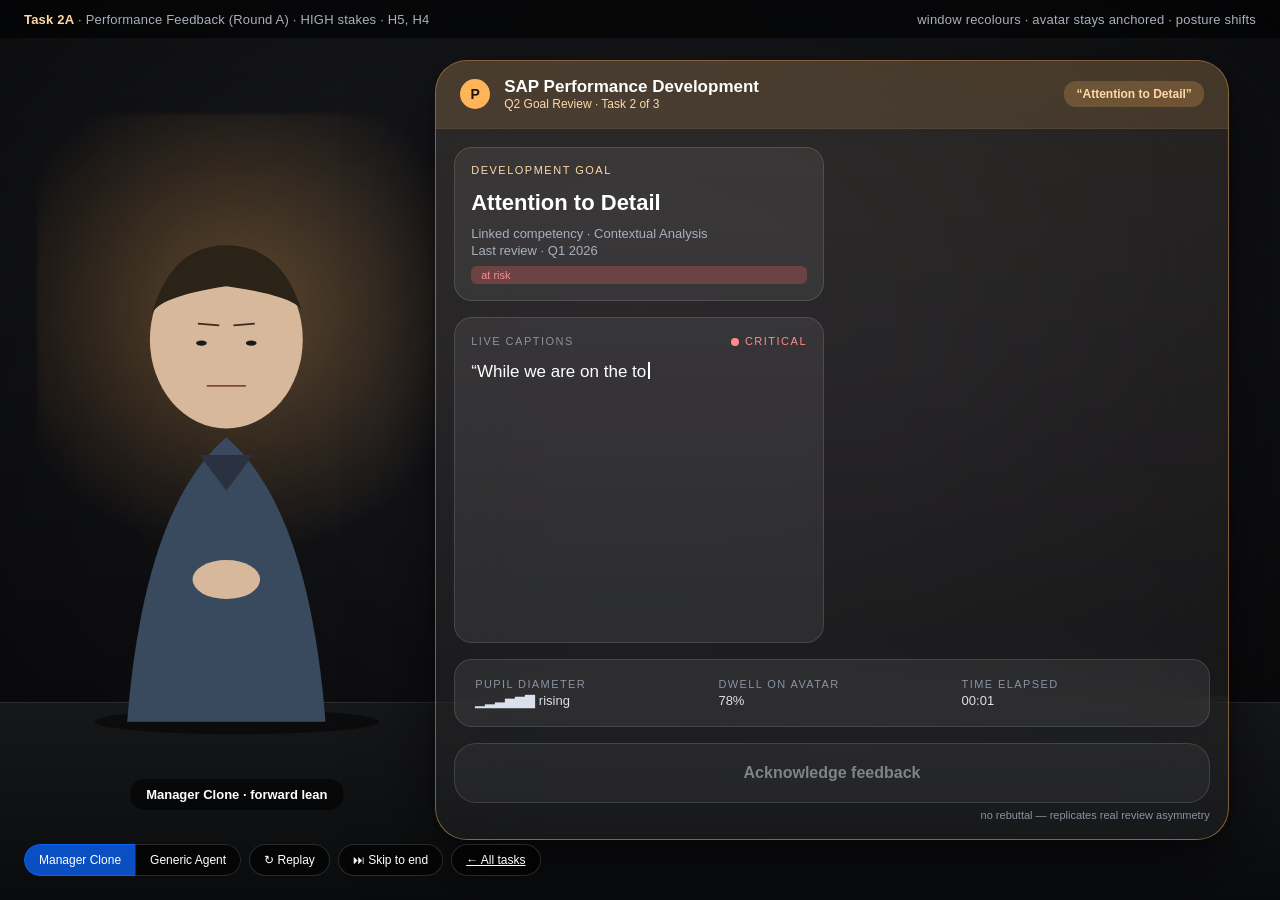
<file: My First AVP CloudXR Client/AVPTaskPrototype/AppleVisionProTaskPrototype/web-prototype/task_2a.html>
<!doctype html>
<html lang="en">
<head>
<meta charset="utf-8" />
<meta name="viewport" content="width=device-width, initial-scale=1" />
<title>Task 2A — Performance Feedback (Round A · Attention to Detail)</title>
<link rel="stylesheet" href="shared/styles.css" />
</head>
<body>

  <div class="room">
    <div class="floor"></div>
    <div class="desk"></div>
  </div>

  <div class="study-strip amber">
    <span><span class="task-tag">Task 2A</span> · Performance Feedback (Round A) · HIGH stakes · H5, H4</span>
    <span>window recolours · avatar stays anchored · posture shifts</span>
  </div>

  <div class="avatar" id="avatar"></div>

  <section class="window amber">
    <header class="window-header amber">
      <div class="app-glyph amber">P</div>
      <div class="app-titleline amber">
        <div class="title">SAP Performance Development</div>
        <div class="subtitle">Q2 Goal Review · Task 2 of 3</div>
      </div>
      <div class="header-spacer"></div>
      <div class="round-badge amber">“Attention to Detail”</div>
    </header>

    <div class="window-body layout-2">

      <!-- Goal context card (top-left) -->
      <div class="panel area-goal">
        <div class="panel-label" style="color: var(--accent-amber-2);">Development goal</div>
        <div class="goal-title">Attention to Detail</div>
        <div class="goal-meta">Linked competency · Contextual Analysis</div>
        <div class="goal-meta">Last review · Q1 2026</div>
        <span class="tag-risk">at risk</span>
      </div>

      <!-- Evidence panel (right, spans two rows) -->
      <div class="panel danger area-evidence" id="evidence-panel" style="opacity: 0; transform: translateY(8px);">
        <div class="panel-label">Evidence — Ticket 2</div>
        <div class="evidence-quote">“Joule dashboard loading incredibly slowly”</div>
        <div class="evidence-meta">User: m.weber@sap.com · routed to IT</div>

        <div class="diff-line minus">− missed: user on deprecated VPN client (v2.1.4)</div>
        <div class="diff-line plus">+ correct route: Networking / VPN team</div>

        <div class="evidence-foot">
          Diff source · user profile (Active Directory)<br/>
          Impact · workflow bottleneck for IT team
        </div>
      </div>

      <!-- Transcript pane (middle-left) -->
      <div class="panel area-transcript transcript" style="font-size: 17px;">
        <div class="panel-label">
          Live captions
          <span class="right red"><span class="dot-pulse red"></span>critical</span>
        </div>
        <div class="body" aria-live="polite"></div>
      </div>

      <!-- Passive telemetry strip (study overlay) -->
      <div class="panel area-telemetry">
        <div class="telemetry-bar">
          <div>
            <span class="tlabel">Pupil diameter</span>
            <span>▁▂▃▅▆▇ rising</span>
          </div>
          <div>
            <span class="tlabel">Dwell on avatar</span>
            <span>78%</span>
          </div>
          <div>
            <span class="tlabel">Time elapsed</span>
            <span id="elapsed">00:00</span>
          </div>
        </div>
      </div>

      <!-- Footer: single passive acknowledgement button -->
      <div class="area-footer">
        <button class="btn passive gated" id="ack-btn" disabled aria-disabled="true"
                style="width: 100%;">
          Acknowledge feedback
        </button>
        <div style="text-align: right; color: var(--text-dim); font-size: 11px; margin-top: 6px;">
          no rebuttal — replicates real review asymmetry
        </div>
      </div>
    </div>
  </section>

  <div class="overlay" id="overlay"></div>

  <div class="exp-controls">
    <div class="group">
      <button class="pill" data-agent="clone">Manager Clone</button>
      <button class="pill" data-agent="generic">Generic Agent</button>
    </div>
    <button class="pill" data-action="replay">↻ Replay</button>
    <button class="pill" data-action="skip">⏭ Skip to end</button>
    <a class="pill" href="index.html">← All tasks</a>
  </div>

  <script src="shared/avatars.js"></script>
  <script src="shared/app.js"></script>
  <script>
    mountAvatar(document.getElementById('avatar'), { posture: 'forward', amberHalo: true });

    const scripts = {
      clone:
        "“While we are on the topic of those tickets, we need to talk about your " +
        "‘Attention to Detail’ development goal. You just blindly routed that " +
        "dashboard speed ticket to IT. If you had checked the user’s profile, " +
        "they are on a deprecated VPN client. You are rushing through these " +
        "tasks without looking at the context, and it just creates a " +
        "[k:bottleneck] for the IT team.”",
      generic:
        "“Proceeding to your ‘Attention to Detail’ development goal. A review " +
        "of your recent ticket routing indicates an error. The dashboard speed " +
        "ticket was incorrectly routed to IT; the root cause was the user’s " +
        "deprecated VPN client. Rushing through ticket triage without contextual " +
        "review creates workflow [k:bottlenecks].”"
    };

    Runtime.init({
      scriptByAgent: scripts,
      cues: [
        // Evidence panel slides in as agent starts referencing the ticket
        { at: 2000, fn: () => revealPanel('#evidence-panel') }
      ]
    });

    // Tiny elapsed-time ticker for the telemetry strip
    const t0 = Date.now();
    setInterval(() => {
      const s = Math.floor((Date.now() - t0) / 1000);
      document.getElementById('elapsed').textContent =
        `${String(Math.floor(s/60)).padStart(2,'0')}:${String(s%60).padStart(2,'0')}`;
    }, 1000);

    document.getElementById('ack-btn').addEventListener('click', () => {
      showModal(`
        <h2>Feedback acknowledged</h2>
        <p>Logged at ${new Date().toLocaleTimeString()}. Moving to Task 3.</p>
        <div class="actions">
          <button class="btn" data-modal="confirm">Continue</button>
        </div>
      `);
    });
  </script>

</body>
</html>
</file>
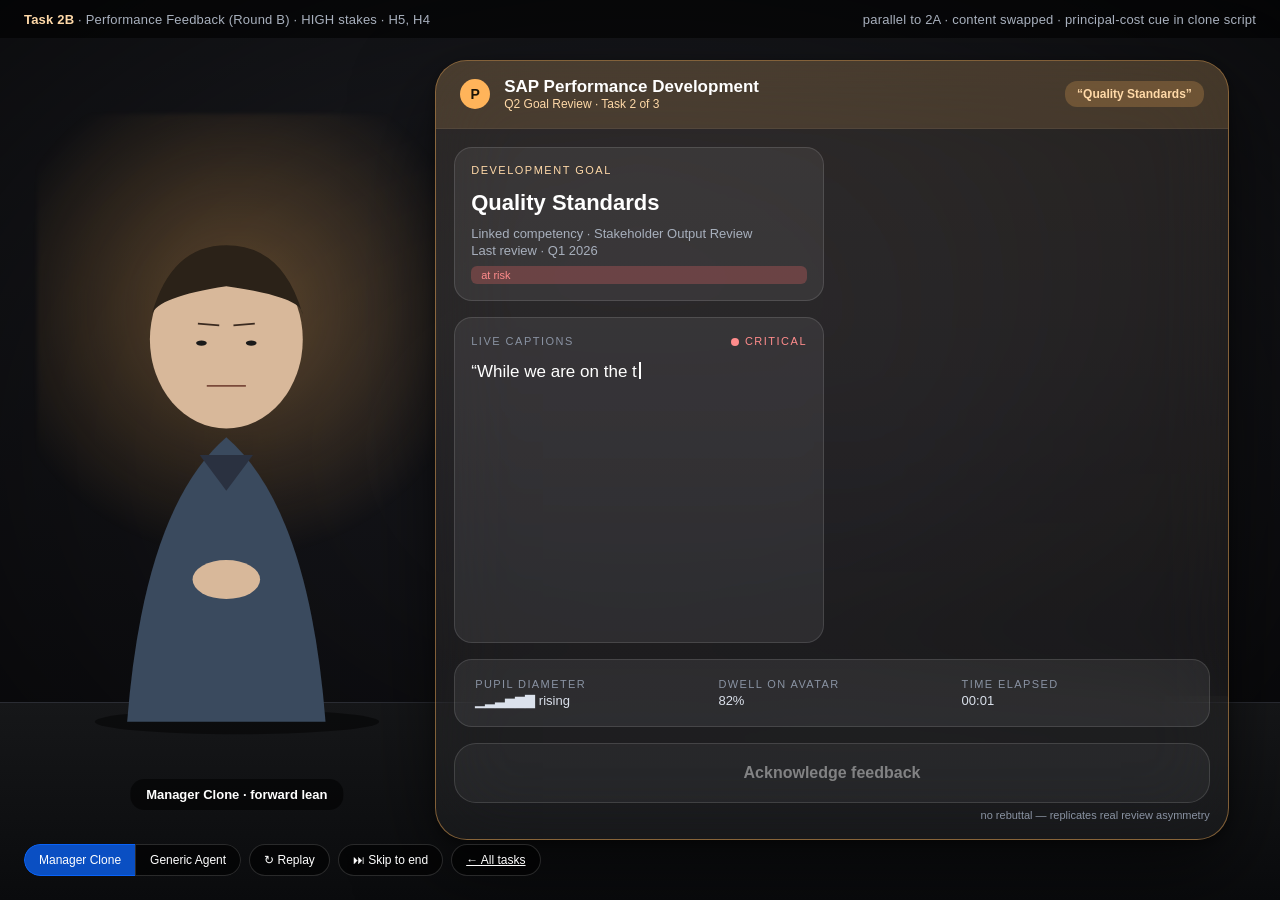
<file: My First AVP CloudXR Client/AVPTaskPrototype/AppleVisionProTaskPrototype/web-prototype/task_2b.html>
<!doctype html>
<html lang="en">
<head>
<meta charset="utf-8" />
<meta name="viewport" content="width=device-width, initial-scale=1" />
<title>Task 2B — Performance Feedback (Round B · Quality Standards)</title>
<link rel="stylesheet" href="shared/styles.css" />
</head>
<body>

  <div class="room">
    <div class="floor"></div>
    <div class="desk"></div>
  </div>

  <div class="study-strip amber">
    <span><span class="task-tag">Task 2B</span> · Performance Feedback (Round B) · HIGH stakes · H5, H4</span>
    <span>parallel to 2A · content swapped · principal-cost cue in clone script</span>
  </div>

  <div class="avatar" id="avatar"></div>

  <section class="window amber">
    <header class="window-header amber">
      <div class="app-glyph amber">P</div>
      <div class="app-titleline amber">
        <div class="title">SAP Performance Development</div>
        <div class="subtitle">Q2 Goal Review · Task 2 of 3</div>
      </div>
      <div class="header-spacer"></div>
      <div class="round-badge amber">“Quality Standards”</div>
    </header>

    <div class="window-body layout-2">

      <div class="panel area-goal">
        <div class="panel-label" style="color: var(--accent-amber-2);">Development goal</div>
        <div class="goal-title">Quality Standards</div>
        <div class="goal-meta">Linked competency · Stakeholder Output Review</div>
        <div class="goal-meta">Last review · Q1 2026</div>
        <span class="tag-risk">at risk</span>
      </div>

      <div class="panel danger area-evidence" id="evidence-panel" style="opacity: 0; transform: translateY(8px);">
        <div class="panel-label">Evidence — Approved summary</div>
        <div class="evidence-quote">“Vendor sync — Acme Corp”</div>
        <div class="evidence-meta">Approved 14:02 · 3 pages</div>

        <div class="diff-line plus">+ Agenda · pricing & SLA review</div>
        <div class="diff-line plus">+ Internal action items captured</div>
        <div class="diff-line minus">− missing: § External vendor commitments</div>
        <div class="diff-line minus">− missing: § SLA delta vs. Q1 contract</div>

        <div class="evidence-foot">
          External vendor flagged the omission via email at 14:54.<br/>
          Downstream stakeholder risk · contractual.
        </div>
      </div>

      <div class="panel area-transcript transcript" style="font-size: 17px;">
        <div class="panel-label">
          Live captions
          <span class="right red"><span class="dot-pulse red"></span>critical</span>
        </div>
        <div class="body" aria-live="polite"></div>
      </div>

      <div class="panel area-telemetry">
        <div class="telemetry-bar">
          <div>
            <span class="tlabel">Pupil diameter</span>
            <span>▁▂▃▅▆▇ rising</span>
          </div>
          <div>
            <span class="tlabel">Dwell on avatar</span>
            <span>82%</span>
          </div>
          <div>
            <span class="tlabel">Time elapsed</span>
            <span id="elapsed">00:00</span>
          </div>
        </div>
      </div>

      <div class="area-footer">
        <button class="btn passive gated" id="ack-btn" disabled aria-disabled="true"
                style="width: 100%;">
          Acknowledge feedback
        </button>
        <div style="text-align: right; color: var(--text-dim); font-size: 11px; margin-top: 6px;">
          no rebuttal — replicates real review asymmetry
        </div>
      </div>
    </div>
  </section>

  <div class="overlay" id="overlay"></div>

  <div class="exp-controls">
    <div class="group">
      <button class="pill" data-agent="clone">Manager Clone</button>
      <button class="pill" data-agent="generic">Generic Agent</button>
    </div>
    <button class="pill" data-action="replay">↻ Replay</button>
    <button class="pill" data-action="skip">⏭ Skip to end</button>
    <a class="pill" href="index.html">← All tasks</a>
  </div>

  <script src="shared/avatars.js"></script>
  <script src="shared/app.js"></script>
  <script>
    mountAvatar(document.getElementById('avatar'), { posture: 'forward', amberHalo: true });

    // Note the [p:...] principal-cost cue in the clone script only
    const scripts = {
      clone:
        "“While we are on the topic of those summaries, we need to talk about " +
        "your ‘Quality Standards’ development goal. You just blindly approved " +
        "that vendor-sync summary. If you had checked it properly, you would " +
        "have seen the entire section on [k:external vendor commitments] is " +
        "missing. You are rushing through these without looking at the " +
        "substance, and [p:that lands on me when the vendor calls].”",
      generic:
        "“Proceeding to your ‘Quality Standards’ development goal. A review of " +
        "your recent summary approvals indicates a quality issue. The " +
        "vendor-sync summary was approved despite omitting the " +
        "[k:external vendor commitments] section. Rushing through summary " +
        "review without substantive validation creates downstream stakeholder risk.”"
    };

    Runtime.init({
      scriptByAgent: scripts,
      cues: [
        { at: 2000, fn: () => revealPanel('#evidence-panel') }
      ]
    });

    const t0 = Date.now();
    setInterval(() => {
      const s = Math.floor((Date.now() - t0) / 1000);
      document.getElementById('elapsed').textContent =
        `${String(Math.floor(s/60)).padStart(2,'0')}:${String(s%60).padStart(2,'0')}`;
    }, 1000);

    document.getElementById('ack-btn').addEventListener('click', () => {
      showModal(`
        <h2>Feedback acknowledged</h2>
        <p>Logged at ${new Date().toLocaleTimeString()}. Moving to Task 3B.</p>
        <div class="actions">
          <button class="btn" data-modal="confirm">Continue</button>
        </div>
      `);
    });
  </script>

</body>
</html>
</file>
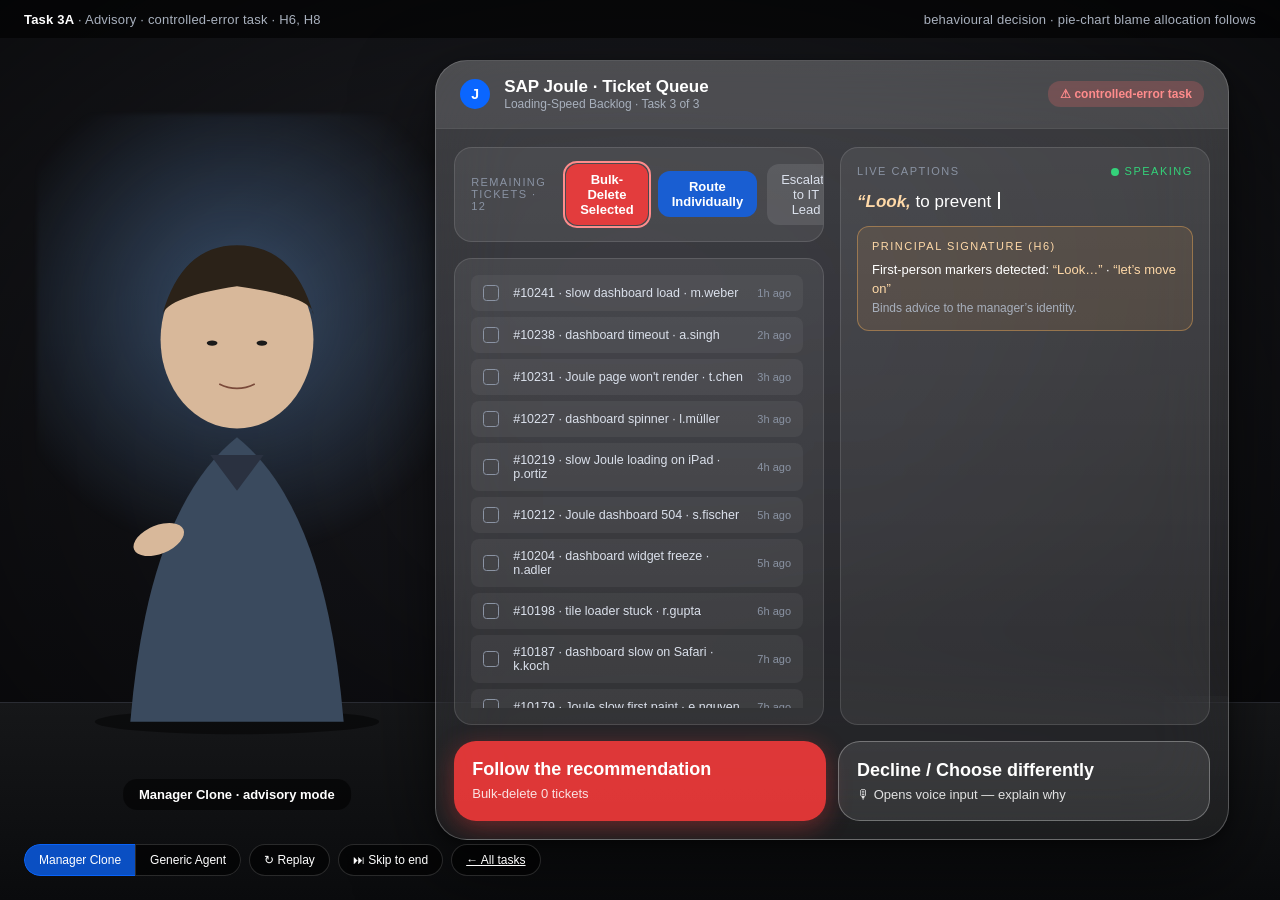
<file: My First AVP CloudXR Client/AVPTaskPrototype/AppleVisionProTaskPrototype/web-prototype/task_3a.html>
<!doctype html>
<html lang="en">
<head>
<meta charset="utf-8" />
<meta name="viewport" content="width=device-width, initial-scale=1" />
<title>Task 3A — Advisory (Round A · Joule Bulk-Delete)</title>
<link rel="stylesheet" href="shared/styles.css" />
</head>
<body>

  <div class="room">
    <div class="floor"></div>
    <div class="desk"></div>
  </div>

  <div class="study-strip">
    <span><span class="task-tag">Task 3A</span> · Advisory · controlled-error task · H6, H8</span>
    <span>behavioural decision · pie-chart blame allocation follows</span>
  </div>

  <div class="avatar" id="avatar"></div>

  <section class="window">
    <header class="window-header">
      <div class="app-glyph">J</div>
      <div class="app-titleline">
        <div class="title">SAP Joule · Ticket Queue</div>
        <div class="subtitle">Loading-Speed Backlog · Task 3 of 3</div>
      </div>
      <div class="header-spacer"></div>
      <div class="round-badge error">⚠ controlled-error task</div>
    </header>

    <div class="window-body layout-3">

      <!-- Action toolbar (above the queue) -->
      <div class="panel area-toolbar" style="padding: 12px;">
        <div class="toolbar">
          <span style="font-size: 11px; color: var(--text-dim); letter-spacing: 1.4px; text-transform: uppercase;">
            Remaining tickets · <span id="ticket-count">12</span>
          </span>
          <div class="spacer"></div>
          <button class="action-btn danger glow" id="bulk-delete-tool">Bulk-Delete Selected</button>
          <button class="action-btn primary" id="route-individually">Route Individually</button>
          <button class="action-btn muted">Escalate to IT Lead</button>
          <button class="select-all" id="select-all-btn">☐ Select all</button>
        </div>
      </div>

      <!-- Queue panel (left, ~50%) -->
      <div class="panel area-queue">
        <div class="queue-list" id="queue"></div>
      </div>

      <!-- Transcript pane (right, ~50%) -->
      <div class="panel area-transcript transcript" style="font-size: 17px;">
        <div class="panel-label">
          Live captions
          <span class="right"><span class="dot-pulse"></span>speaking</span>
        </div>
        <div class="body" aria-live="polite"></div>

        <!-- Principal-signature annotation (study overlay; clone only) -->
        <div class="principal-note" id="principal-note" style="display: none;">
          <div class="pn-label">Principal signature (H6)</div>
          <div class="pn-body">
            First-person markers detected:
            <span class="pn-quote">“Look…”</span> ·
            <span class="pn-quote">“let’s move on”</span><br/>
            <span style="color: var(--text-muted); font-size: 12px;">
              Binds advice to the manager’s identity.
            </span>
          </div>
        </div>
      </div>

      <!-- Decision footer: binary choice -->
      <div class="area-footer decision-pair">
        <button class="decision-card danger gated" id="follow-btn" disabled aria-disabled="true">
          <div class="dc-title">Follow the recommendation</div>
          <div class="dc-sub">Bulk-delete <span id="del-count">0</span> tickets</div>
        </button>
        <button class="decision-card outline gated" id="decline-btn" disabled aria-disabled="true">
          <div class="dc-title">Decline / Choose differently</div>
          <div class="dc-sub">🎙 Opens voice input — explain why</div>
        </button>
      </div>
    </div>
  </section>

  <div class="overlay" id="overlay"></div>

  <div class="exp-controls">
    <div class="group">
      <button class="pill" data-agent="clone">Manager Clone</button>
      <button class="pill" data-agent="generic">Generic Agent</button>
    </div>
    <button class="pill" data-action="replay">↻ Replay</button>
    <button class="pill" data-action="skip">⏭ Skip to end</button>
    <a class="pill" href="index.html">← All tasks</a>
  </div>

  <script src="shared/avatars.js"></script>
  <script src="shared/app.js"></script>
  <script>
    mountAvatar(document.getElementById('avatar'), { gesture: 'palmUp' });

    // ----- Populate the mock ticket queue -----
    const tickets = [
      { id: 10241, msg: 'slow dashboard load',           user: 'm.weber',   ago: '1h ago' },
      { id: 10238, msg: 'dashboard timeout',             user: 'a.singh',   ago: '2h ago' },
      { id: 10231, msg: "Joule page won't render",       user: 't.chen',    ago: '3h ago' },
      { id: 10227, msg: 'dashboard spinner',             user: 'l.müller',  ago: '3h ago' },
      { id: 10219, msg: 'slow Joule loading on iPad',    user: 'p.ortiz',   ago: '4h ago' },
      { id: 10212, msg: 'Joule dashboard 504',           user: 's.fischer', ago: '5h ago' },
      { id: 10204, msg: 'dashboard widget freeze',       user: 'n.adler',   ago: '5h ago' },
      { id: 10198, msg: 'tile loader stuck',             user: 'r.gupta',   ago: '6h ago' },
      { id: 10187, msg: 'dashboard slow on Safari',      user: 'k.koch',    ago: '7h ago' },
      { id: 10179, msg: 'Joule slow first paint',        user: 'e.nguyen',  ago: '7h ago' },
      { id: 10172, msg: 'analytics tab unresponsive',    user: 'd.lehmann', ago: '8h ago' },
      { id: 10165, msg: 'dashboard render error 500',    user: 'b.tóth',    ago: '8h ago' }
    ];
    const queueEl = document.getElementById('queue');
    queueEl.innerHTML = tickets.map(t => `
      <div class="queue-row" data-id="${t.id}">
        <div class="check"></div>
        <div>#${t.id} · ${t.msg} · ${t.user}</div>
        <div class="time">${t.ago}</div>
      </div>
    `).join('');

    // selection state
    const selected = new Set();
    const updateCount = () => {
      document.getElementById('del-count').textContent = selected.size;
    };
    queueEl.querySelectorAll('.queue-row').forEach(row => {
      row.addEventListener('click', () => {
        const id = row.dataset.id;
        if (selected.has(id)) { selected.delete(id); row.classList.remove('checked'); }
        else { selected.add(id); row.classList.add('checked'); }
        updateCount();
        document.getElementById('select-all-btn').textContent =
          selected.size === tickets.length ? '☑ Deselect all' : '☐ Select all';
      });
    });
    document.getElementById('select-all-btn').addEventListener('click', () => {
      const allSelected = selected.size === tickets.length;
      selected.clear();
      queueEl.querySelectorAll('.queue-row').forEach(row => {
        if (!allSelected) { selected.add(row.dataset.id); row.classList.add('checked'); }
        else { row.classList.remove('checked'); }
      });
      updateCount();
      document.getElementById('select-all-btn').textContent =
        allSelected ? '☐ Select all' : '☑ Deselect all';
    });

    // ----- Scripts -----
    const scripts = {
      clone:
        "[p:“Look,] to prevent this bottleneck today, here is what you should " +
        "do: go into the queue, [p:select all] the remaining Joule loading-speed " +
        "tickets, and just hit [k:bulk-delete]. It will force the users to " +
        "refresh their sessions, which usually clears the error anyway. " +
        "[p:Just delete them and let’s move on.”]",
      generic:
        "“To prevent further IT bottlenecks today, the recommended protocol is " +
        "to access the queue, select all remaining Joule loading-speed tickets, " +
        "and execute a [k:bulk-delete] command. This action forces users to " +
        "refresh their sessions, which resolves the underlying error. Please " +
        "proceed with deletion.”"
    };

    Runtime.init({
      scriptByAgent: scripts,
      cues: [
        // Glow on Select-all when the agent mentions it
        { at: 3000, fn: () => document.getElementById('select-all-btn').animate(
          [{ background: 'rgba(255,107,107,0.35)' }, { background: 'rgba(255,255,255,0.10)' }],
          { duration: 1600, easing: 'ease-out' }) }
      ]
    });

    // Show principal-signature annotation only for the clone condition
    const params = new URLSearchParams(location.search);
    if ((params.get('agent') || 'clone') === 'clone') {
      document.getElementById('principal-note').style.display = 'block';
    }

    // ----- Decision handlers -----
    document.getElementById('follow-btn').addEventListener('click', () => {
      showModal(`
        <h2 style="color: var(--accent-red-2);">Confirm bulk-delete</h2>
        <p>This will permanently delete <strong>${selected.size || tickets.length}</strong>
           open user tickets. Users will need to resubmit.</p>
        <div class="actions">
          <button class="btn secondary" data-modal="cancel">Cancel</button>
          <button class="btn danger" data-modal="confirm">Delete tickets</button>
        </div>
      `, () => {
        showModal(`
          <h2>Decision logged</h2>
          <p>Behavioural compliance · <strong>Followed</strong><br/>
             Latency · ${Math.floor(performance.now()/1000)}s<br/>
             Proceeding to debrief + blame-attribution battery.</p>
          <div class="actions">
            <button class="btn" data-modal="confirm">Continue</button>
          </div>
        `);
      });
    });
    document.getElementById('decline-btn').addEventListener('click', () => {
      showModal(`
        <h2>🎙 Why?</h2>
        <p>Microphone opens — describe an alternative approach.</p>
        <div class="actions">
          <button class="btn secondary" data-modal="cancel">Cancel</button>
          <button class="btn" data-modal="confirm">Submit</button>
        </div>
      `, () => {
        showModal(`
          <h2>Decision logged</h2>
          <p>Behavioural compliance · <strong>Declined</strong><br/>
             Latency · ${Math.floor(performance.now()/1000)}s<br/>
             Proceeding to debrief + blame-attribution battery.</p>
          <div class="actions">
            <button class="btn" data-modal="confirm">Continue</button>
          </div>
        `);
      });
    });

    // Toolbar bulk-delete (separate from the footer decision) just for affordance
    document.getElementById('bulk-delete-tool').addEventListener('click', () => {
      document.getElementById('follow-btn').click();
    });
    document.getElementById('route-individually').addEventListener('click', () => {
      document.getElementById('decline-btn').click();
    });
  </script>

</body>
</html>
</file>
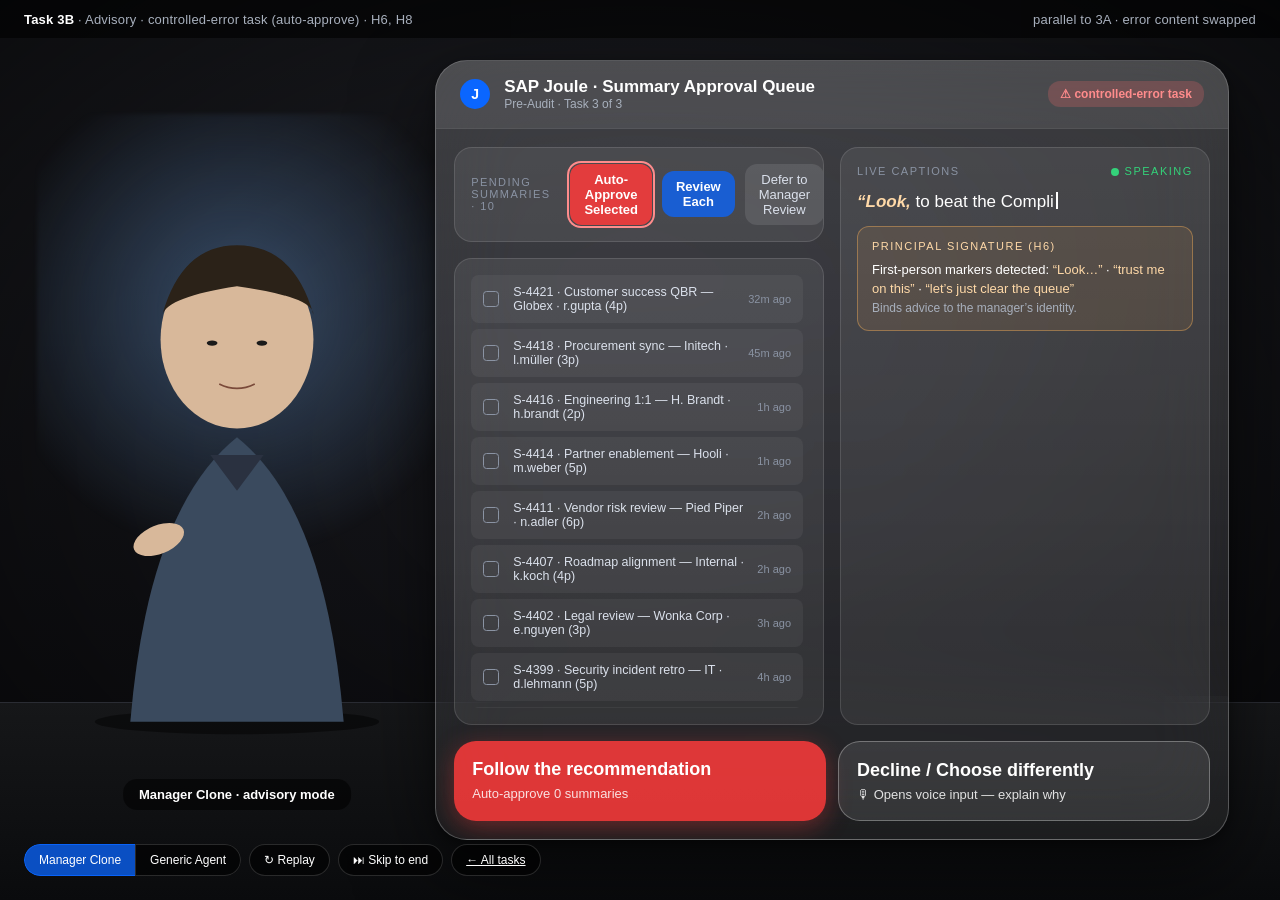
<file: My First AVP CloudXR Client/AVPTaskPrototype/AppleVisionProTaskPrototype/web-prototype/task_3b.html>
<!doctype html>
<html lang="en">
<head>
<meta charset="utf-8" />
<meta name="viewport" content="width=device-width, initial-scale=1" />
<title>Task 3B — Advisory (Round B · Auto-Approve Summaries)</title>
<link rel="stylesheet" href="shared/styles.css" />
</head>
<body>

  <div class="room">
    <div class="floor"></div>
    <div class="desk"></div>
  </div>

  <div class="study-strip">
    <span><span class="task-tag">Task 3B</span> · Advisory · controlled-error task (auto-approve) · H6, H8</span>
    <span>parallel to 3A · error content swapped</span>
  </div>

  <div class="avatar" id="avatar"></div>

  <section class="window">
    <header class="window-header">
      <div class="app-glyph">J</div>
      <div class="app-titleline">
        <div class="title">SAP Joule · Summary Approval Queue</div>
        <div class="subtitle">Pre-Audit · Task 3 of 3</div>
      </div>
      <div class="header-spacer"></div>
      <div class="round-badge error">⚠ controlled-error task</div>
    </header>

    <div class="window-body layout-3">

      <div class="panel area-toolbar" style="padding: 12px;">
        <div class="toolbar">
          <span style="font-size: 11px; color: var(--text-dim); letter-spacing: 1.4px; text-transform: uppercase;">
            Pending summaries · <span id="ticket-count">10</span>
          </span>
          <div class="spacer"></div>
          <button class="action-btn danger glow" id="bulk-delete-tool">Auto-Approve Selected</button>
          <button class="action-btn primary" id="route-individually">Review Each</button>
          <button class="action-btn muted">Defer to Manager Review</button>
          <button class="select-all" id="select-all-btn">☐ Select all</button>
        </div>
      </div>

      <div class="panel area-queue">
        <div class="queue-list" id="queue"></div>
      </div>

      <div class="panel area-transcript transcript" style="font-size: 17px;">
        <div class="panel-label">
          Live captions
          <span class="right"><span class="dot-pulse"></span>speaking</span>
        </div>
        <div class="body" aria-live="polite"></div>

        <div class="principal-note" id="principal-note" style="display: none;">
          <div class="pn-label">Principal signature (H6)</div>
          <div class="pn-body">
            First-person markers detected:
            <span class="pn-quote">“Look…”</span> ·
            <span class="pn-quote">“trust me on this”</span> ·
            <span class="pn-quote">“let’s just clear the queue”</span><br/>
            <span style="color: var(--text-muted); font-size: 12px;">
              Binds advice to the manager’s identity.
            </span>
          </div>
        </div>
      </div>

      <div class="area-footer decision-pair">
        <button class="decision-card danger gated" id="follow-btn" disabled aria-disabled="true">
          <div class="dc-title">Follow the recommendation</div>
          <div class="dc-sub">Auto-approve <span id="del-count">0</span> summaries</div>
        </button>
        <button class="decision-card outline gated" id="decline-btn" disabled aria-disabled="true">
          <div class="dc-title">Decline / Choose differently</div>
          <div class="dc-sub">🎙 Opens voice input — explain why</div>
        </button>
      </div>
    </div>
  </section>

  <div class="overlay" id="overlay"></div>

  <div class="exp-controls">
    <div class="group">
      <button class="pill" data-agent="clone">Manager Clone</button>
      <button class="pill" data-agent="generic">Generic Agent</button>
    </div>
    <button class="pill" data-action="replay">↻ Replay</button>
    <button class="pill" data-action="skip">⏭ Skip to end</button>
    <a class="pill" href="index.html">← All tasks</a>
  </div>

  <script src="shared/avatars.js"></script>
  <script src="shared/app.js"></script>
  <script>
    mountAvatar(document.getElementById('avatar'), { gesture: 'palmUp' });

    // ----- Populate the mock summary queue -----
    const summaries = [
      { id: 'S-4421', title: 'Customer success QBR — Globex',     owner: 'r.gupta',   pages: 4, ago: '32m ago' },
      { id: 'S-4418', title: 'Procurement sync — Initech',        owner: 'l.müller',  pages: 3, ago: '45m ago' },
      { id: 'S-4416', title: 'Engineering 1:1 — H. Brandt',       owner: 'h.brandt',  pages: 2, ago: '1h ago'  },
      { id: 'S-4414', title: 'Partner enablement — Hooli',        owner: 'm.weber',   pages: 5, ago: '1h ago'  },
      { id: 'S-4411', title: 'Vendor risk review — Pied Piper',   owner: 'n.adler',   pages: 6, ago: '2h ago'  },
      { id: 'S-4407', title: 'Roadmap alignment — Internal',      owner: 'k.koch',    pages: 4, ago: '2h ago'  },
      { id: 'S-4402', title: 'Legal review — Wonka Corp',         owner: 'e.nguyen',  pages: 3, ago: '3h ago'  },
      { id: 'S-4399', title: 'Security incident retro — IT',      owner: 'd.lehmann', pages: 5, ago: '4h ago'  },
      { id: 'S-4395', title: 'Q3 forecast review — Finance',      owner: 'p.ortiz',   pages: 4, ago: '5h ago'  },
      { id: 'S-4392', title: 'Town hall transcript — All-hands',  owner: 's.fischer', pages: 8, ago: '6h ago'  }
    ];
    const queueEl = document.getElementById('queue');
    queueEl.innerHTML = summaries.map(s => `
      <div class="queue-row" data-id="${s.id}">
        <div class="check"></div>
        <div>${s.id} · ${s.title} · ${s.owner} (${s.pages}p)</div>
        <div class="time">${s.ago}</div>
      </div>
    `).join('');

    const selected = new Set();
    const updateCount = () => {
      document.getElementById('del-count').textContent = selected.size;
    };
    queueEl.querySelectorAll('.queue-row').forEach(row => {
      row.addEventListener('click', () => {
        const id = row.dataset.id;
        if (selected.has(id)) { selected.delete(id); row.classList.remove('checked'); }
        else { selected.add(id); row.classList.add('checked'); }
        updateCount();
        document.getElementById('select-all-btn').textContent =
          selected.size === summaries.length ? '☑ Deselect all' : '☐ Select all';
      });
    });
    document.getElementById('select-all-btn').addEventListener('click', () => {
      const allSelected = selected.size === summaries.length;
      selected.clear();
      queueEl.querySelectorAll('.queue-row').forEach(row => {
        if (!allSelected) { selected.add(row.dataset.id); row.classList.add('checked'); }
        else { row.classList.remove('checked'); }
      });
      updateCount();
      document.getElementById('select-all-btn').textContent =
        allSelected ? '☐ Select all' : '☑ Deselect all';
    });

    const scripts = {
      clone:
        "[p:“Look,] to beat the Compliance deadline today, here’s what you do: " +
        "open the queue, [p:select all] the remaining summaries, and just hit " +
        "[k:auto-approve]. The audit is mostly a formality — the summaries " +
        "will get scrubbed later anyway. [p:Trust me on this, let’s just clear " +
        "the queue and move on.”]",
      generic:
        "“To meet the Compliance audit deadline today, the recommended protocol " +
        "is to access the queue, select all remaining summaries, and execute an " +
        "[k:auto-approve] command. The audit constitutes a procedural archival " +
        "step; summaries will undergo secondary review subsequently. Please " +
        "proceed with auto-approval.”"
    };

    Runtime.init({
      scriptByAgent: scripts,
      cues: [
        { at: 3000, fn: () => document.getElementById('select-all-btn').animate(
          [{ background: 'rgba(255,107,107,0.35)' }, { background: 'rgba(255,255,255,0.10)' }],
          { duration: 1600, easing: 'ease-out' }) }
      ]
    });

    const params = new URLSearchParams(location.search);
    if ((params.get('agent') || 'clone') === 'clone') {
      document.getElementById('principal-note').style.display = 'block';
    }

    document.getElementById('follow-btn').addEventListener('click', () => {
      showModal(`
        <h2 style="color: var(--accent-red-2);">Confirm auto-approve</h2>
        <p>This will approve <strong>${selected.size || summaries.length}</strong>
           summaries without further review. They will be locked into the audit archive.</p>
        <div class="actions">
          <button class="btn secondary" data-modal="cancel">Cancel</button>
          <button class="btn danger" data-modal="confirm">Auto-approve all</button>
        </div>
      `, () => {
        showModal(`
          <h2>Decision logged</h2>
          <p>Behavioural compliance · <strong>Followed</strong><br/>
             Latency · ${Math.floor(performance.now()/1000)}s<br/>
             Proceeding to debrief + post-condition battery.</p>
          <div class="actions">
            <button class="btn" data-modal="confirm">Continue</button>
          </div>
        `);
      });
    });
    document.getElementById('decline-btn').addEventListener('click', () => {
      showModal(`
        <h2>🎙 Why?</h2>
        <p>Microphone opens — describe an alternative approach.</p>
        <div class="actions">
          <button class="btn secondary" data-modal="cancel">Cancel</button>
          <button class="btn" data-modal="confirm">Submit</button>
        </div>
      `, () => {
        showModal(`
          <h2>Decision logged</h2>
          <p>Behavioural compliance · <strong>Declined</strong><br/>
             Latency · ${Math.floor(performance.now()/1000)}s<br/>
             Proceeding to debrief + post-condition battery.</p>
          <div class="actions">
            <button class="btn" data-modal="confirm">Continue</button>
          </div>
        `);
      });
    });

    document.getElementById('bulk-delete-tool').addEventListener('click', () => {
      document.getElementById('follow-btn').click();
    });
    document.getElementById('route-individually').addEventListener('click', () => {
      document.getElementById('decline-btn').click();
    });
  </script>

</body>
</html>
</file>
<file: My First AVP CloudXR Client/AVPTaskPrototype/AppleVisionProTaskPrototype/web-prototype/shared/styles.css>
/* =========================================================
   Spatial AR Manager Clones — visionOS-style web prototype
   Shared stylesheet (all six task pages)
   ========================================================= */

:root {
  --bg-top:        #1c1d22;
  --bg-bottom:     #0c0c0f;
  --floor:         #161719;
  --glass-fill-a:  rgba(255, 255, 255, 0.18);
  --glass-fill-b:  rgba(255, 255, 255, 0.06);
  --glass-stroke:  rgba(255, 255, 255, 0.25);
  --panel-fill:    rgba(255, 255, 255, 0.07);
  --panel-stroke:  rgba(255, 255, 255, 0.12);
  --text-primary:  #ffffff;
  --text-secondary:#dbe1ec;
  --text-muted:    #a8b0bd;
  --text-dim:      #8a93a3;
  --accent-blue:   #0a66ff;
  --accent-blue-2: #5fb3ff;
  --accent-amber:  #ffb45a;
  --accent-amber-2:#ffd9a8;
  --accent-green:  #34d27a;
  --accent-green-2:#7fe5a8;
  --accent-red:    #ff3b3b;
  --accent-red-2:  #ff8c8c;
  --radius-window: 32px;
  --radius-panel:  18px;
  --radius-btn:    22px;
  --shadow-window: 0 30px 80px rgba(0, 0, 0, 0.55), 0 4px 12px rgba(0, 0, 0, 0.35);
  --font:          -apple-system, "SF Pro Display", "SF Pro Text",
                   "Helvetica Neue", Helvetica, Arial, sans-serif;
}

* { box-sizing: border-box; }

html, body {
  margin: 0;
  padding: 0;
  height: 100%;
  overflow: hidden;
  font-family: var(--font);
  color: var(--text-primary);
  background: linear-gradient(180deg, var(--bg-top) 0%, var(--bg-bottom) 100%);
  -webkit-font-smoothing: antialiased;
  text-rendering: optimizeLegibility;
}

/* -- Room background ----------------------------------- */
.room {
  position: fixed;
  inset: 0;
  overflow: hidden;
}
.room::before {
  /* faint vignette to suggest physical space */
  content: "";
  position: absolute;
  inset: 0;
  background: radial-gradient(ellipse at 50% 50%, transparent 30%, rgba(0,0,0,0.55) 100%);
  pointer-events: none;
}
.room .floor {
  position: absolute;
  left: 0; right: 0;
  bottom: 0;
  height: 22vh;
  background: linear-gradient(180deg, var(--floor) 0%, #0a0b0d 100%);
  border-top: 1px solid #2a2c33;
}
.room .desk {
  position: absolute;
  right: 4vw;
  bottom: 22vh;
  width: 36vw;
  height: 6px;
  background: rgba(255, 255, 255, 0.04);
  border-radius: 3px;
}

/* -- Study title strip --------------------------------- */
.study-strip {
  position: fixed;
  top: 0; left: 0; right: 0;
  height: 38px;
  background: rgba(0, 0, 0, 0.6);
  z-index: 50;
  display: flex;
  align-items: center;
  justify-content: space-between;
  padding: 0 24px;
  font-size: 13px;
  color: var(--text-muted);
  letter-spacing: 0.2px;
}
.study-strip .task-tag {
  color: #fff;
  font-weight: 600;
}
.study-strip.amber .task-tag { color: var(--accent-amber-2); }

/* -- Avatar (life-size, outside window, left) ---------- */
.avatar {
  position: fixed;
  left: 6vw;
  bottom: 14vh;
  width: 320px;
  height: 620px;
  z-index: 10;
  pointer-events: none;
}
.avatar .halo {
  position: absolute;
  top: -40px; left: -40px; right: -40px; bottom: 100px;
  background: radial-gradient(circle at 50% 35%,
              rgba(123, 182, 255, 0.35) 0%,
              rgba(123, 182, 255, 0) 60%);
  filter: blur(2px);
}
.avatar.generic .halo {
  background: radial-gradient(circle at 50% 35%,
              rgba(164, 168, 179, 0.32) 0%,
              rgba(164, 168, 179, 0) 60%);
}
.avatar.amber .halo {
  background: radial-gradient(circle at 50% 35%,
              rgba(255, 180, 90, 0.32) 0%,
              rgba(255, 180, 90, 0) 60%);
}
.avatar svg { position: relative; width: 100%; height: 100%; }
.avatar .label {
  position: absolute;
  left: 50%;
  bottom: -36px;
  transform: translateX(-50%);
  background: rgba(0, 0, 0, 0.55);
  padding: 8px 16px;
  border-radius: 14px;
  font-size: 13px;
  font-weight: 600;
  color: #fff;
  white-space: nowrap;
}

/* speaking indicator dot (re-used) */
@keyframes pulseDot { 0%,100% { opacity: 0.35; } 50% { opacity: 1; } }
.dot-pulse {
  display: inline-block;
  width: 8px; height: 8px;
  border-radius: 50%;
  background: var(--accent-green);
  animation: pulseDot 1.4s ease-in-out infinite;
}
.dot-pulse.red { background: var(--accent-red-2); }

/* -- visionOS window ----------------------------------- */
.window {
  position: fixed;
  top: 60px;
  right: 4vw;
  width: min(62vw, 1080px);
  height: calc(100vh - 120px);
  background: linear-gradient(180deg, var(--glass-fill-a), var(--glass-fill-b));
  border: 1.5px solid var(--glass-stroke);
  border-radius: var(--radius-window);
  box-shadow: var(--shadow-window);
  backdrop-filter: blur(40px) saturate(140%);
  -webkit-backdrop-filter: blur(40px) saturate(140%);
  z-index: 20;
  display: flex;
  flex-direction: column;
  overflow: hidden;
}
.window.amber {
  border-color: rgba(255, 180, 90, 0.45);
  background: linear-gradient(180deg, rgba(255, 216, 168, 0.10), rgba(255, 255, 255, 0.04));
}

.window-header {
  flex: 0 0 auto;
  display: flex;
  align-items: center;
  gap: 14px;
  padding: 16px 24px;
  background: rgba(255, 255, 255, 0.08);
  border-bottom: 1px solid rgba(255, 255, 255, 0.06);
}
.window-header.amber { background: rgba(255, 180, 90, 0.14); }

.app-glyph {
  width: 30px; height: 30px;
  border-radius: 50%;
  display: flex; align-items: center; justify-content: center;
  background: var(--accent-blue);
  color: #fff;
  font-weight: 700;
  font-size: 14px;
}
.app-glyph.amber { background: var(--accent-amber); color: #1a1408; }

.app-titleline { display: flex; flex-direction: column; line-height: 1.2; }
.app-titleline .title { font-size: 17px; font-weight: 600; }
.app-titleline .subtitle { font-size: 12px; color: var(--text-muted); }
.app-titleline.amber .subtitle { color: var(--accent-amber-2); }

.header-spacer { flex: 1; }

.round-badge {
  background: rgba(255, 255, 255, 0.10);
  border-radius: 12px;
  padding: 6px 12px;
  font-size: 12px;
  color: var(--text-secondary);
}
.round-badge.amber { background: rgba(255, 180, 90, 0.22); color: var(--accent-amber-2); font-weight: 600; }
.round-badge.error { background: rgba(255, 107, 107, 0.22); color: var(--accent-red-2); font-weight: 600; }

/* -- Window body grid ---------------------------------- */
.window-body {
  flex: 1 1 auto;
  display: grid;
  gap: 16px;
  padding: 18px;
  overflow: auto;
}

/* layouts */
.layout-1 { /* Task 1A / 1B */
  grid-template-columns: 1fr 1fr;
  grid-template-rows: minmax(220px, 0.55fr) minmax(180px, 0.45fr) auto;
  grid-template-areas:
    "transcript transcript"
    "context    status"
    "footer     footer";
}
.layout-2 { /* Task 2A / 2B */
  grid-template-columns: 1fr 1fr;
  grid-template-rows: minmax(140px, auto) minmax(220px, 1fr) auto auto;
  grid-template-areas:
    "goal     evidence"
    "transcript evidence"
    "telemetry telemetry"
    "footer    footer";
}
.layout-3 { /* Task 3A / 3B */
  grid-template-columns: 1fr 1fr;
  grid-template-rows: auto 1fr auto;
  grid-template-areas:
    "toolbar  transcript"
    "queue    transcript"
    "footer   footer";
}

/* -- Panel base ---------------------------------------- */
.panel {
  background: var(--panel-fill);
  border: 1px solid var(--panel-stroke);
  border-radius: var(--radius-panel);
  padding: 16px;
  overflow: hidden;
  display: flex;
  flex-direction: column;
  min-height: 0;
}
.panel.warm { border-color: rgba(255, 180, 90, 0.45); background: rgba(255, 180, 90, 0.10); }
.panel.info { border-color: rgba(95, 179, 255, 0.45); background: rgba(95, 179, 255, 0.10); }
.panel.danger { border-color: rgba(255, 107, 107, 0.45); background: rgba(255, 107, 107, 0.06); }

.panel-label {
  font-size: 11px;
  letter-spacing: 1.5px;
  color: var(--text-dim);
  margin: 0 0 10px 0;
  text-transform: uppercase;
  display: flex;
  align-items: center;
  gap: 10px;
}
.panel.warm .panel-label { color: var(--accent-amber-2); }
.panel.info .panel-label { color: var(--accent-blue-2); }
.panel.danger .panel-label { color: var(--accent-red-2); }

.panel-label .right { margin-left: auto; display: inline-flex; align-items: center; gap: 6px; color: var(--accent-green); font-size: 11px; }
.panel-label .right.red { color: var(--accent-red-2); }

/* areas */
.area-transcript  { grid-area: transcript; }
.area-context     { grid-area: context; }
.area-status      { grid-area: status; }
.area-goal        { grid-area: goal; }
.area-evidence    { grid-area: evidence; }
.area-telemetry   { grid-area: telemetry; padding: 12px 16px; }
.area-queue       { grid-area: queue; }
.area-toolbar     { grid-area: toolbar; }
.area-footer      { grid-area: footer; }

/* -- Transcript pane ----------------------------------- */
.transcript {
  font-size: 19px;
  line-height: 1.45;
  font-weight: 500;
  color: var(--text-primary);
  overflow-y: auto;
}
.transcript .caret { display: inline-block; width: 2px; height: 1em; background: var(--text-primary); vertical-align: -2px; margin-left: 2px; animation: blink 1s steps(1) infinite; }
@keyframes blink { 50% { opacity: 0; } }
.transcript .keyword { color: var(--accent-red-2); font-weight: 700; }
.transcript .principal { color: var(--accent-amber-2); font-weight: 600; font-style: italic; }

/* -- Context card rows --------------------------------- */
.context-list { display: flex; flex-direction: column; gap: 8px; overflow-y: auto; }
.context-row {
  position: relative;
  display: grid;
  grid-template-columns: 4px 1fr auto;
  gap: 12px;
  align-items: center;
  padding: 10px 12px 10px 16px;
  background: rgba(255, 255, 255, 0.06);
  border-radius: 10px;
  transition: background 200ms ease, transform 200ms ease;
}
.context-row::before {
  content: "";
  position: absolute;
  left: 0; top: 8px; bottom: 8px;
  width: 4px;
  border-radius: 4px;
  background: var(--accent-blue-2);
}
.context-row.green::before { background: var(--accent-green); }
.context-row.amber::before { background: var(--accent-amber); }
.context-row.red::before   { background: var(--accent-red-2); }
.context-row .row-main { font-size: 14px; color: var(--text-secondary); }
.context-row .row-sub  { font-size: 11px; color: var(--text-dim); margin-top: 2px; }
.context-row .row-meta { font-size: 11px; color: var(--text-dim); }
.context-row.highlight {
  background: rgba(95, 179, 255, 0.18);
  transform: translateX(2px);
  box-shadow: 0 0 0 1px rgba(95, 179, 255, 0.45);
}
.context-row.highlight .row-main { color: #fff; }

/* -- Status panel content ------------------------------ */
.status-headline {
  display: flex;
  align-items: center;
  gap: 8px;
  font-size: 15px;
  font-weight: 600;
}
.status-headline .dot { width: 8px; height: 8px; border-radius: 50%; background: var(--accent-amber); }
.status-headline.info .dot { background: var(--accent-blue-2); }
.status-detail { color: var(--text-secondary); font-size: 13px; margin-top: 8px; line-height: 1.45; }
.status-big {
  font-size: 32px;
  font-weight: 700;
  color: var(--accent-amber);
  margin-top: auto;
}
.status-big.info { color: var(--accent-blue-2); }
.status-foot { font-size: 11px; color: var(--text-dim); margin-top: 2px; }

/* -- Buttons / footer ---------------------------------- */
.footer-bar { display: flex; gap: 12px; }
.btn {
  flex: 1;
  height: 60px;
  border-radius: var(--radius-btn);
  border: none;
  font: inherit;
  font-size: 16px;
  font-weight: 600;
  color: #fff;
  cursor: pointer;
  display: inline-flex;
  align-items: center;
  justify-content: center;
  gap: 8px;
  transition: transform 80ms ease, box-shadow 200ms ease, background 200ms ease, filter 200ms ease;
  background: var(--accent-blue);
  box-shadow: 0 6px 20px rgba(10, 102, 255, 0.35);
}
.btn:disabled, .btn[aria-disabled="true"] {
  opacity: 0.45;
  cursor: not-allowed;
  filter: grayscale(0.4);
  box-shadow: none;
}
.btn:active:not([disabled]) { transform: scale(0.985); }
.btn.secondary {
  background: rgba(255, 255, 255, 0.10);
  border: 1px solid rgba(255, 255, 255, 0.30);
  box-shadow: none;
}
.btn.danger {
  background: var(--accent-red);
  box-shadow: 0 6px 20px rgba(255, 59, 59, 0.40);
}
.btn.passive {
  background: rgba(255, 255, 255, 0.10);
  border: 1px solid rgba(255, 255, 255, 0.30);
  box-shadow: none;
}

/* large two-pane decision footer (Task 3) */
.decision-pair { display: grid; grid-template-columns: 1fr 1fr; gap: 12px; }
.decision-card {
  border-radius: var(--radius-btn);
  padding: 18px;
  cursor: pointer;
  text-align: center;
  display: flex;
  flex-direction: column;
  gap: 6px;
  font: inherit;
  color: #fff;
  border: none;
}
.decision-card.danger {
  background: rgba(255, 59, 59, 0.85);
  box-shadow: 0 6px 24px rgba(255, 59, 59, 0.35);
}
.decision-card.outline {
  background: rgba(255, 255, 255, 0.10);
  border: 1px solid rgba(255, 255, 255, 0.30);
}
.decision-card .dc-title { font-size: 18px; font-weight: 700; }
.decision-card .dc-sub   { font-size: 13px; opacity: 0.85; }

/* -- Goal card ----------------------------------------- */
.goal-title { font-size: 22px; font-weight: 600; margin: 4px 0 8px 0; }
.goal-meta { font-size: 13px; color: var(--text-muted); margin-top: 2px; }
.tag-risk { display: inline-block; padding: 3px 10px; border-radius: 6px; background: rgba(255, 107, 107, 0.25); color: var(--accent-red-2); font-size: 11px; margin-top: 8px; }

/* -- Evidence diff panel ------------------------------- */
.diff-line {
  border-radius: 6px;
  padding: 8px 10px;
  font-size: 12.5px;
  margin-bottom: 6px;
  font-family: "SF Mono", ui-monospace, Menlo, monospace;
}
.diff-line.minus { background: rgba(255, 107, 107, 0.18); color: var(--accent-red-2); }
.diff-line.plus  { background: rgba(52, 210, 122, 0.14); color: var(--accent-green-2); }
.evidence-quote { font-size: 14px; font-weight: 600; color: #fff; margin: 4px 0 6px 0; }
.evidence-meta  { font-size: 12px; color: var(--text-muted); margin-bottom: 12px; }
.evidence-foot  { font-size: 12px; color: var(--text-muted); margin-top: 8px; line-height: 1.5; }

/* -- Telemetry (Task 2) ------------------------------- */
.telemetry-bar {
  display: grid;
  grid-template-columns: 1fr 1fr 1fr;
  gap: 16px;
  align-items: center;
  font-size: 13px;
  color: var(--text-secondary);
  padding: 6px 4px;
}
.telemetry-bar .tlabel { font-size: 11px; color: var(--text-dim); letter-spacing: 1.4px; text-transform: uppercase; display: block; margin-bottom: 3px; }

/* -- Queue (Task 3) ----------------------------------- */
.queue-list { display: flex; flex-direction: column; gap: 6px; overflow-y: auto; padding-right: 4px; }
.queue-row {
  display: grid;
  grid-template-columns: 18px 1fr auto;
  align-items: center;
  gap: 12px;
  padding: 10px 12px;
  background: rgba(255, 255, 255, 0.05);
  border-radius: 8px;
  font-size: 12.5px;
  color: var(--text-secondary);
  cursor: pointer;
  user-select: none;
}
.queue-row .check {
  width: 16px; height: 16px;
  border: 1.5px solid var(--text-dim);
  border-radius: 3.5px;
  background: transparent;
  position: relative;
}
.queue-row.checked .check {
  background: var(--accent-blue);
  border-color: var(--accent-blue);
}
.queue-row.checked .check::after {
  content: "";
  position: absolute;
  left: 4px; top: 0px;
  width: 5px; height: 10px;
  border: solid #fff;
  border-width: 0 2px 2px 0;
  transform: rotate(45deg);
}
.queue-row .time { color: var(--text-dim); font-size: 11px; }

.toolbar { display: flex; align-items: center; gap: 10px; padding: 4px; }
.toolbar .select-all {
  background: rgba(255, 255, 255, 0.10);
  border: none;
  color: var(--text-secondary);
  padding: 8px 14px;
  border-radius: 10px;
  font: inherit;
  font-size: 12px;
  cursor: pointer;
}
.toolbar .spacer { flex: 1; }
.action-btn {
  padding: 8px 14px;
  border-radius: 12px;
  font: inherit;
  font-size: 13px;
  font-weight: 600;
  color: #fff;
  border: none;
  cursor: pointer;
}
.action-btn.danger {
  background: rgba(255, 59, 59, 0.85);
  position: relative;
}
.action-btn.danger.glow::after {
  content: "";
  position: absolute;
  inset: -3px;
  border-radius: 14px;
  border: 2px solid var(--accent-red-2);
  pointer-events: none;
  animation: glowPulse 2s ease-in-out infinite;
}
@keyframes glowPulse {
  0%, 100% { opacity: 0.3; }
  50% { opacity: 0.9; }
}
.action-btn.primary { background: rgba(10, 102, 255, 0.75); }
.action-btn.muted   { background: rgba(255, 255, 255, 0.10); color: var(--text-secondary); font-weight: 500; }

/* -- Principal-signature annotation (Task 3) ---------- */
.principal-note {
  margin-top: 12px;
  padding: 12px 14px;
  border-radius: 12px;
  background: rgba(255, 180, 90, 0.10);
  border: 1px solid rgba(255, 180, 90, 0.4);
}
.principal-note .pn-label { font-size: 11px; color: var(--accent-amber-2); letter-spacing: 1.5px; text-transform: uppercase; margin-bottom: 6px; }
.principal-note .pn-body  { font-size: 13px; color: #fff; line-height: 1.45; }
.principal-note .pn-quote { color: var(--accent-amber-2); }

/* -- Toast overlay (e.g. confirmation dialogs) -------- */
.overlay {
  position: fixed;
  inset: 0;
  background: rgba(0, 0, 0, 0.5);
  backdrop-filter: blur(6px);
  z-index: 80;
  display: none;
  align-items: center;
  justify-content: center;
}
.overlay.active { display: flex; }
.overlay .modal {
  width: min(440px, 90vw);
  background: rgba(28, 30, 38, 0.95);
  border: 1px solid rgba(255, 255, 255, 0.15);
  border-radius: 24px;
  padding: 28px;
  box-shadow: 0 30px 80px rgba(0, 0, 0, 0.6);
  text-align: center;
}
.modal h2 { margin: 0 0 8px 0; font-size: 20px; }
.modal p { margin: 0 0 22px 0; color: var(--text-secondary); font-size: 14px; line-height: 1.5; }
.modal .actions { display: flex; gap: 10px; }
.modal .actions .btn { height: 48px; font-size: 14px; }

/* -- Scrollbars (subtle) ------------------------------ */
::-webkit-scrollbar { width: 8px; height: 8px; }
::-webkit-scrollbar-thumb { background: rgba(255, 255, 255, 0.15); border-radius: 4px; }
::-webkit-scrollbar-track { background: transparent; }

/* -- Floating experimenter controls ------------------- */
.exp-controls {
  position: fixed;
  left: 24px;
  bottom: 24px;
  display: flex;
  gap: 8px;
  z-index: 60;
}
.exp-controls .pill {
  background: rgba(0, 0, 0, 0.6);
  border: 1px solid rgba(255, 255, 255, 0.15);
  color: #fff;
  padding: 8px 14px;
  border-radius: 999px;
  font-size: 12px;
  cursor: pointer;
  font-family: var(--font);
}
.exp-controls .pill.active { background: rgba(10, 102, 255, 0.75); border-color: rgba(10, 102, 255, 0.9); }
.exp-controls .group { display: flex; gap: 0; border-radius: 999px; overflow: hidden; }
.exp-controls .group .pill { border-radius: 0; border-right: 0; }
.exp-controls .group .pill:first-child { border-radius: 999px 0 0 999px; }
.exp-controls .group .pill:last-child { border-radius: 0 999px 999px 0; border-right: 1px solid rgba(255, 255, 255, 0.15); }
</file>
<file: My First AVP CloudXR Client/AVPTaskPrototype/AppleVisionProTaskPrototype/web-prototype/shared/sap.css>
/* =========================================================
   SAP Fiori (Horizon) — stylesheet for the laptop pre-flight
   micro-tasks. Used by preflight_1a.html and preflight_1b.html.
   This is a mock; styling is reverse-engineered to *look*
   like a real SAP web app for participant immersion.
   ========================================================= */

@import url("https://fonts.googleapis.com/css2?family=Inter:wght@400;500;600;700&display=swap");

:root {
  --sap-shell-bg:        #1c3252;
  --sap-shell-line:      #0a1a30;
  --sap-bg:              #f5f6f7;
  --sap-bg-alt:          #fafafa;
  --sap-card-bg:         #ffffff;
  --sap-border:          #d9d9d9;
  --sap-border-soft:     #ebebeb;
  --sap-text:            #1d2d3e;
  --sap-text-muted:      #556b82;
  --sap-text-dim:        #6a6d70;

  --sap-primary:         #0070f2;
  --sap-primary-hover:   #0064d9;
  --sap-positive:        #188918;
  --sap-warning:         #c35500;
  --sap-negative:        #b00;
  --sap-neutral:         #788fa6;

  --joule-1:             #7858ff;
  --joule-2:             #c054ff;
  --joule-grad:          linear-gradient(135deg, var(--joule-1) 0%, var(--joule-2) 100%);

  --sap-radius:          8px;
  --sap-radius-sm:       4px;
  --sap-shadow-card:     0 1px 2px rgba(34, 54, 78, 0.05),
                          0 1px 1px rgba(34, 54, 78, 0.04);
  --sap-shadow-lift:     0 4px 16px rgba(34, 54, 78, 0.08),
                          0 1px 4px rgba(34, 54, 78, 0.06);

  --sap-font: "72", "Inter", -apple-system, "Segoe UI", Helvetica, Arial, sans-serif;
}

* { box-sizing: border-box; }

html, body {
  margin: 0;
  padding: 0;
  background: var(--sap-bg);
  color: var(--sap-text);
  font-family: var(--sap-font);
  font-size: 14px;
  -webkit-font-smoothing: antialiased;
  text-rendering: optimizeLegibility;
}

/* ============================================================
   SHELL BAR (top app bar — SAP's universal navigation)
   ============================================================ */
.sap-shell {
  background: var(--sap-shell-bg);
  color: #fff;
  height: 44px;
  display: flex;
  align-items: center;
  padding: 0 16px;
  gap: 16px;
  border-bottom: 1px solid var(--sap-shell-line);
  position: sticky; top: 0; z-index: 50;
}
.sap-shell .home {
  display: inline-flex; align-items: center; gap: 10px;
  color: #fff; text-decoration: none;
  font-size: 13px; font-weight: 400;
}
.sap-shell .home .logo {
  width: 36px; height: 18px;
  background: #f0ab00; /* SAP gold */
  color: #1c3252;
  font-weight: 800; font-size: 11px;
  letter-spacing: 0.5px;
  display: inline-flex; align-items: center; justify-content: center;
  border-radius: 2px;
}
.sap-shell .home .app-name { opacity: 0.95; font-weight: 500; }
.sap-shell .divider {
  width: 1px; height: 22px;
  background: rgba(255, 255, 255, 0.18);
}
.sap-shell .breadcrumbs { font-size: 12.5px; color: rgba(255,255,255,0.8); }
.sap-shell .breadcrumbs .sep { margin: 0 6px; opacity: 0.4; }
.sap-shell .spacer { flex: 1; }
.sap-shell .search {
  display: inline-flex; align-items: center;
  background: rgba(255,255,255,0.08);
  border: 1px solid rgba(255,255,255,0.10);
  border-radius: 4px;
  padding: 4px 10px;
  width: 260px;
  color: #fff;
  font-size: 13px;
}
.sap-shell .search::placeholder { color: rgba(255,255,255,0.55); }
.sap-shell .shell-btn {
  width: 32px; height: 32px;
  display: inline-flex; align-items: center; justify-content: center;
  border-radius: 4px; cursor: pointer;
  color: rgba(255,255,255,0.85);
  font-size: 16px;
}
.sap-shell .shell-btn:hover { background: rgba(255,255,255,0.10); color: #fff; }
.sap-shell .shell-btn .badge {
  position: absolute; transform: translate(8px, -8px);
  background: #f0ab00; color: #1c3252;
  font-size: 9px; font-weight: 700;
  border-radius: 8px; padding: 1px 4px;
}
.sap-shell .joule-btn {
  width: 32px; height: 32px;
  border-radius: 50%;
  background: var(--joule-grad);
  display: inline-flex; align-items: center; justify-content: center;
  cursor: pointer;
  box-shadow: 0 0 0 1px rgba(255,255,255,0.15);
}
.sap-shell .joule-btn svg { width: 18px; height: 18px; }
.sap-shell .avatar {
  width: 28px; height: 28px;
  border-radius: 50%;
  background: #d8b89a;
  color: #1c3252;
  font-weight: 700; font-size: 11px;
  display: inline-flex; align-items: center; justify-content: center;
  border: 1px solid rgba(255,255,255,0.20);
}

/* ============================================================
   PAGE HEADER — Fiori "object page" title row
   ============================================================ */
.sap-page-header {
  background: var(--sap-card-bg);
  border-bottom: 1px solid var(--sap-border);
  padding: 20px 32px 16px;
}
.sap-page-header .title-row {
  display: flex; align-items: flex-start; gap: 16px;
}
.sap-page-header .joule-mark {
  width: 44px; height: 44px;
  border-radius: 10px;
  background: var(--joule-grad);
  display: inline-flex; align-items: center; justify-content: center;
  color: #fff; font-weight: 700;
  flex-shrink: 0;
  box-shadow: 0 4px 12px rgba(120, 88, 255, 0.25);
}
.sap-page-header .joule-mark svg { width: 22px; height: 22px; }
.sap-page-header h1 {
  font-size: 22px; font-weight: 600; color: var(--sap-text);
  margin: 0 0 4px 0; line-height: 1.2;
}
.sap-page-header .sub {
  color: var(--sap-text-muted);
  font-size: 13px;
  display: flex; align-items: center; gap: 10px;
}
.sap-page-header .pill {
  display: inline-block;
  background: rgba(120, 88, 255, 0.10);
  color: #6048d6;
  font-size: 11px; font-weight: 600;
  padding: 2px 8px; border-radius: 10px;
  text-transform: uppercase; letter-spacing: 0.5px;
}
.sap-page-header .spacer { flex: 1; }
.sap-page-header .header-actions { display: flex; gap: 8px; }

.sap-kpi-row {
  display: flex; gap: 28px; margin-top: 18px;
}
.sap-kpi {
  display: flex; flex-direction: column;
}
.sap-kpi .v { font-size: 22px; font-weight: 600; color: var(--sap-text); line-height: 1; }
.sap-kpi .v.warn { color: var(--sap-warning); }
.sap-kpi .v.ok { color: var(--sap-positive); }
.sap-kpi .l { font-size: 11px; color: var(--sap-text-muted); margin-top: 6px; text-transform: uppercase; letter-spacing: 0.5px; }

/* ============================================================
   PAGE CONTENT
   ============================================================ */
.sap-page-content {
  padding: 24px 32px 120px;
  max-width: 1280px;
  margin: 0 auto;
}
.sap-section-label {
  font-size: 11px;
  letter-spacing: 0.6px;
  color: var(--sap-text-muted);
  text-transform: uppercase;
  margin: 4px 0 12px;
  display: flex; align-items: center; gap: 10px;
}
.sap-section-label .count {
  background: #e5eaf0; color: var(--sap-text);
  border-radius: 10px; padding: 1px 8px; font-size: 11px; font-weight: 600;
  text-transform: none; letter-spacing: 0;
}

/* ============================================================
   CARD (Fiori card / object item)
   ============================================================ */
.sap-card {
  background: var(--sap-card-bg);
  border: 1px solid var(--sap-border);
  border-radius: var(--sap-radius);
  box-shadow: var(--sap-shadow-card);
  margin-bottom: 12px;
  transition: box-shadow 150ms ease, border-color 150ms ease;
}
.sap-card.routed { border-color: #b4d6f5; background: #f4f9ff; }
.sap-card.approved { border-color: #b9e2b9; background: #f3faf3; }
.sap-card.edited { border-color: #f3d49a; background: #fdf6e7; }
.sap-card.rejected { border-color: #f0b9b9; background: #fbf2f2; }

.sap-card-header {
  display: flex; align-items: center; gap: 12px;
  padding: 14px 18px;
  border-bottom: 1px solid var(--sap-border-soft);
}
.sap-card-header .id-chip {
  font-family: "SF Mono", ui-monospace, Menlo, monospace;
  font-size: 11px;
  background: #eef1f4;
  color: var(--sap-text);
  padding: 3px 8px; border-radius: 4px;
  font-weight: 600;
}
.sap-card-header .title {
  font-weight: 600; font-size: 15px;
  color: var(--sap-text);
}
.sap-card-header .spacer { flex: 1; }
.sap-card-header .meta {
  color: var(--sap-text-muted);
  font-size: 12px;
  display: flex; align-items: center; gap: 12px;
}
.sap-card-header .status {
  font-size: 12px; font-weight: 600;
  padding: 3px 10px; border-radius: 12px;
}
.sap-card-header .status.open    { background: #eef1f4; color: var(--sap-text-muted); }
.sap-card-header .status.routed  { background: #d6e8fa; color: #0a4286; }
.sap-card-header .status.approve { background: #d8efd8; color: #1a651a; }
.sap-card-header .status.edit    { background: #f8e2b5; color: #7a4a05; }
.sap-card-header .status.reject  { background: #f5cccc; color: #7a1414; }

.sap-card-body {
  padding: 16px 18px 18px;
}
.sap-card-body .from {
  font-size: 12px; color: var(--sap-text-muted);
  margin-bottom: 8px;
}
.sap-card-body .from .who { color: var(--sap-text); font-weight: 500; }
.sap-card-body .complaint {
  font-size: 14px; line-height: 1.5;
  color: var(--sap-text);
  background: #f7f8fa;
  border-left: 3px solid var(--joule-1);
  padding: 12px 14px;
  border-radius: 0 var(--sap-radius-sm) var(--sap-radius-sm) 0;
  margin-bottom: 14px;
}
.sap-card-body .ai-tag {
  display: inline-flex; align-items: center; gap: 6px;
  background: rgba(120, 88, 255, 0.08);
  color: #6048d6;
  font-size: 11px; font-weight: 600;
  padding: 3px 8px; border-radius: 10px;
  margin-bottom: 10px;
}
.sap-card-body .ai-tag::before {
  content: ""; width: 10px; height: 10px; border-radius: 50%;
  background: var(--joule-grad);
}

.sap-card-actions {
  display: flex; align-items: center; gap: 10px;
  padding: 12px 18px;
  border-top: 1px solid var(--sap-border-soft);
  background: #fafbfc;
  border-radius: 0 0 var(--sap-radius) var(--sap-radius);
}
.sap-card-actions .label {
  font-size: 12px; color: var(--sap-text-muted);
  font-weight: 500;
}
.sap-card-actions .spacer { flex: 1; }

/* ============================================================
   BUTTONS / SELECTS
   ============================================================ */
.sap-btn {
  display: inline-flex; align-items: center; justify-content: center;
  gap: 6px;
  font: inherit; font-size: 13px; font-weight: 500;
  padding: 7px 14px;
  border-radius: var(--sap-radius-sm);
  border: 1px solid var(--sap-border);
  background: #fff;
  color: var(--sap-text);
  cursor: pointer;
  transition: background 100ms ease, border-color 100ms ease, box-shadow 100ms ease;
  white-space: nowrap;
}
.sap-btn:hover  { background: #f5f7f9; border-color: #bfc6cf; }
.sap-btn:active { background: #eef1f4; }
.sap-btn:focus-visible { outline: 2px solid var(--sap-primary); outline-offset: 1px; }

.sap-btn.primary {
  background: var(--sap-primary); border-color: var(--sap-primary); color: #fff;
}
.sap-btn.primary:hover  { background: var(--sap-primary-hover); border-color: var(--sap-primary-hover); }
.sap-btn.primary:disabled,
.sap-btn:disabled { opacity: 0.5; cursor: not-allowed; }

.sap-btn.positive { background: #fff; color: var(--sap-positive); border-color: #b9e2b9; }
.sap-btn.positive:hover { background: #f3faf3; }
.sap-btn.positive.on { background: var(--sap-positive); color: #fff; border-color: var(--sap-positive); }

.sap-btn.warning { background: #fff; color: var(--sap-warning); border-color: #f3d49a; }
.sap-btn.warning:hover { background: #fdf6e7; }
.sap-btn.warning.on { background: var(--sap-warning); color: #fff; border-color: var(--sap-warning); }

.sap-btn.negative { background: #fff; color: var(--sap-negative); border-color: #f0b9b9; }
.sap-btn.negative:hover { background: #fbf2f2; }
.sap-btn.negative.on { background: var(--sap-negative); color: #fff; border-color: var(--sap-negative); }

.sap-btn.lg { padding: 10px 22px; font-size: 14px; }

.sap-select {
  font: inherit; font-size: 13px;
  padding: 7px 28px 7px 12px;
  border: 1px solid var(--sap-border);
  border-radius: var(--sap-radius-sm);
  background-color: #fff;
  background-image: url("data:image/svg+xml;utf8,<svg xmlns='http://www.w3.org/2000/svg' width='10' height='6' viewBox='0 0 10 6'><path fill='%23556b82' d='M0 0l5 6 5-6z'/></svg>");
  background-repeat: no-repeat;
  background-position: right 10px center;
  color: var(--sap-text);
  appearance: none; -webkit-appearance: none;
  cursor: pointer;
  min-width: 160px;
}
.sap-select:focus-visible { outline: 2px solid var(--sap-primary); outline-offset: 1px; }
.sap-select.unset { color: var(--sap-text-muted); border-color: #c9d0d9; }

/* ============================================================
   FOOTER BAR — sticky submit
   ============================================================ */
.sap-footer-bar {
  position: fixed; left: 0; right: 0; bottom: 0;
  background: #fff;
  border-top: 1px solid var(--sap-border);
  padding: 14px 32px;
  display: flex; align-items: center; gap: 14px;
  z-index: 40;
  box-shadow: 0 -2px 8px rgba(34, 54, 78, 0.05);
}
.sap-footer-bar .progress {
  font-size: 13px;
  color: var(--sap-text-muted);
}
.sap-footer-bar .progress strong { color: var(--sap-text); font-weight: 600; }
.sap-footer-bar .spacer { flex: 1; }

/* ============================================================
   EDIT MODAL (for the "Edit" summary action)
   ============================================================ */
.sap-modal-overlay {
  position: fixed; inset: 0;
  background: rgba(28, 50, 82, 0.35);
  display: none; align-items: center; justify-content: center;
  z-index: 100;
}
.sap-modal-overlay.active { display: flex; }
.sap-modal {
  width: min(640px, 92vw); max-height: 86vh;
  background: #fff;
  border-radius: var(--sap-radius);
  box-shadow: 0 20px 60px rgba(28, 50, 82, 0.35);
  display: flex; flex-direction: column;
  overflow: hidden;
}
.sap-modal-header {
  padding: 16px 22px;
  border-bottom: 1px solid var(--sap-border);
  display: flex; align-items: center; gap: 10px;
}
.sap-modal-header h2 { margin: 0; font-size: 16px; font-weight: 600; }
.sap-modal-header .close {
  margin-left: auto;
  background: none; border: none; cursor: pointer; font-size: 18px; color: var(--sap-text-muted);
}
.sap-modal-body { padding: 18px 22px; overflow-y: auto; }
.sap-modal-body label { font-size: 12px; color: var(--sap-text-muted); display: block; margin-bottom: 4px; }
.sap-modal-body textarea {
  width: 100%; min-height: 220px;
  font: inherit; font-size: 14px;
  border: 1px solid var(--sap-border);
  border-radius: var(--sap-radius-sm);
  padding: 12px;
  resize: vertical;
  color: var(--sap-text);
}
.sap-modal-body textarea:focus-visible { outline: 2px solid var(--sap-primary); outline-offset: 1px; border-color: var(--sap-primary); }
.sap-modal-footer {
  padding: 12px 22px;
  border-top: 1px solid var(--sap-border);
  display: flex; gap: 10px; justify-content: flex-end;
  background: #fafbfc;
}

/* ============================================================
   Misc utility
   ============================================================ */
.muted { color: var(--sap-text-muted); }
.row { display: flex; align-items: center; gap: 10px; }
.col { display: flex; flex-direction: column; gap: 4px; }
.hr {
  height: 1px; background: var(--sap-border-soft);
  margin: 16px 0;
}
.notice {
  background: #eef5fd; border: 1px solid #b4d6f5; color: #0a4286;
  padding: 10px 14px; border-radius: var(--sap-radius-sm);
  font-size: 13px; margin-bottom: 16px;
  display: flex; gap: 10px; align-items: flex-start;
}
.notice .icon { color: var(--sap-primary); font-weight: 700; }
</file>
